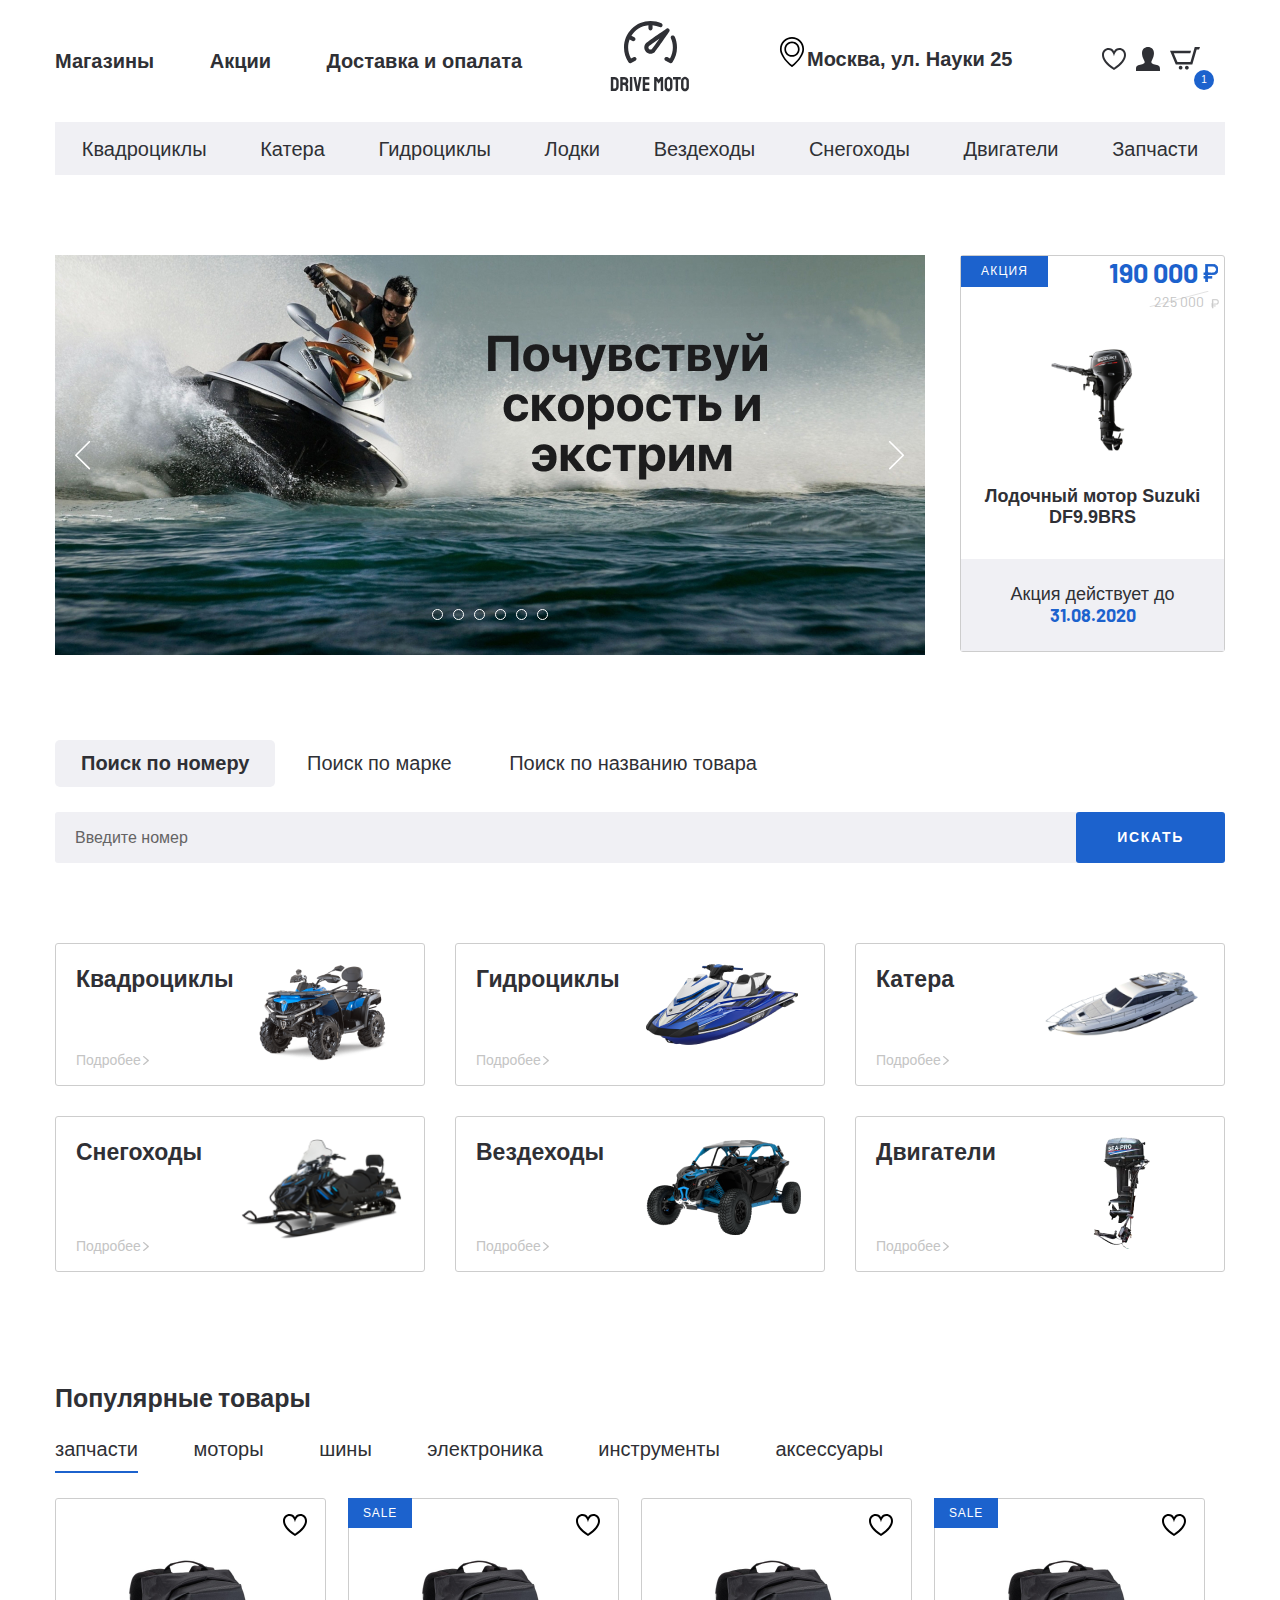
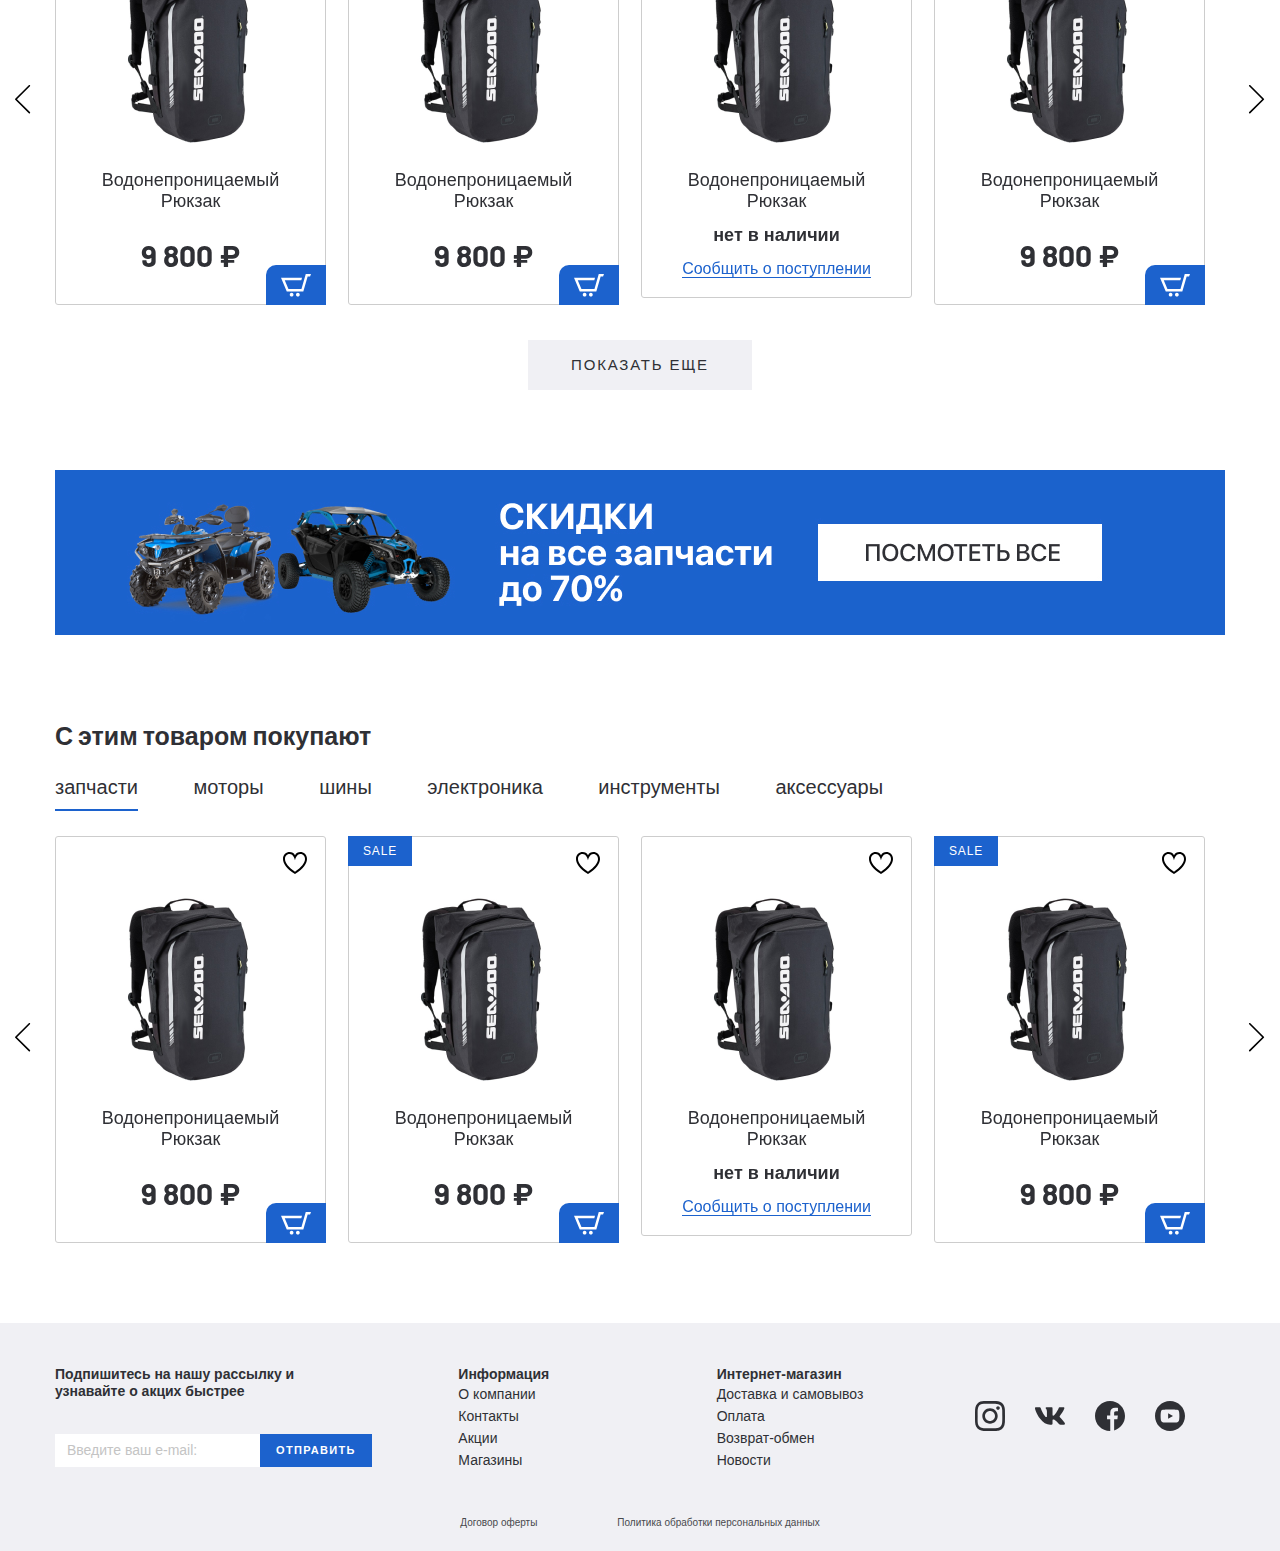
<file: index.html>
<!DOCTYPE html>
<html lang="ru">
<head>
  <meta charset="UTF-8">
  <meta name="viewport" content="width=device-width, initial-scale=1.0">
  <meta http-equiv="X-UA-Compatible" content="ie=edge">
  <title>Document</title>
  <link rel="preconnect" href="https://fonts.gstatic.com" crossorigin>
  <link href="https://fonts.googleapis.com/css2?family=Barlow:wght@400;700&family=Roboto+Condensed&display=swap" rel="stylesheet">
  <link rel="preconnect" href="https://fonts.googleapis.com">
  <link rel="stylesheet" href="css/jquery.formstyler.theme.css">
  <link rel="stylesheet" href="css/jquery.rateyo.min.css">
  <link rel="stylesheet" href="css/jquery.formstyler.css">
  <link rel="stylesheet" href="css/ion.rangeSlider.min.css">
  <link rel="stylesheet" href="css/normalize.css">
  <link rel="stylesheet" href="css/fonts.css">
  <link rel="stylesheet" href="css/slick.css">
  <link rel="stylesheet" href="css/style.css"></head>
<body>

  <header class="header">
    <div class="header__top">
      <div class="container">
        <div class="header__top-inner">
          <nav class="menu">
            <ul class="menu__list">
              <li class="menu__item">
                <a href="#" class="menu__link">
                  Магазины
                </a>
              </li>
              <li class="menu__item">
                <a href="#" class="menu__link">
                  Акции
                </a>
              </li>
              <li class="menu__item">
                <a href="#" class="menu__link">
                  Доставка и опалата
                </a>
              </li>
            </ul>
          </nav>
          <a class="logo" href="#">
            <img class="logo__img" src="images/logo.svg" alt="">
          </a>
          <div class="header__box">
            <p class="header__adress">
              Москва, ул. Науки 25
            </p>
            <ul class="user-list">
              <li class="user-list__item">
                <a class="use-list__link" href="#">
                  <img src="images/heart.svg" alt="">
                </a>
              </li>
              <li class="user-list__item">
                <a class="use-list__link" href="#">
                  <img src="images/user.svg" alt="">
                </a>
              </li>
              <li class="user-list__item">
                <a class="use-list__link basket" href="#">
                  <img src="images/basket.svg" alt="">
                  <p class="basket__num">1</p>
                </a>
              </li>
            </ul>
          </div>
        </div>
      </div>
    </div>
    <div class="header__bottom">
      <div class="container">
            <ul class="menu-catigories">
              <li class="menu-catigories__item">
                <a href="#" class="menu-catigories__link">Квадроциклы</a>
              </li>
              <li class="menu-catigories__item">
                <a href="#" class="menu-catigories__link">Катера</a>
              </li>
              <li class="menu-catigories__item">
                <a href="catalog.html" class="menu-catigories__link">Гидроциклы</a>
              </li>
              <li class="menu-catigories__item">
                <a href="#" class="menu-catigories__link">Лодки</a>
              </li>
              <li class="menu-catigories__item">
                <a href="#" class="menu-catigories__link">Вездеходы</a>
              </li>
              <li class="menu-catigories__item">
                <a href="#" class="menu-catigories__link">Снегоходы</a>
              </li>
              <li class="menu-catigories__item">
                <a href="#" class="menu-catigories__link">Двигатели</a>
              </li>
              <li class="menu-catigories__item">
                <a href="#" class="menu-catigories__link">Запчасти</a>
              </li>
            </ul>
      </div>
    </div>
  </header>
  

  <section class="banner-section page-section">
    <div class="container">
      <div class="banner-section__inner">
        <div class="banner-section__slider">
          <a class="banner-section__slider-item" href="#">
            <img class="banner-section__slider-img" src="images/banner-slider.jpg" alt="">
          </a>
          <a class="banner-section__slider-item" href="#">
            <img class="banner-section__slider-img" src="images/banner-slider.jpg" alt="">
          </a>
          <a class="banner-section__slider-item" href="#">
            <img class="banner-section__slider-img" src="images/banner-slider.jpg" alt="">
          </a>
          <a class="banner-section__slider-item" href="#">
            <img class="banner-section__slider-img" src="images/banner-slider.jpg" alt="">
          </a>
          <a class="banner-section__slider-item" href="#">
            <img class="banner-section__slider-img" src="images/banner-slider.jpg" alt="">
          </a>
          <a class="banner-section__slider-item" href="#">
            <img class="banner-section__slider-img" src="images/banner-slider.jpg" alt="">
          </a>
        </div>
        <a class="banner-section__item sale-item" href="#">
          <div class="sale-item__top">
            <p class="sale-item__info">
              акция
            </p>
            <div class="sale-item__price">
              <div class="price sale-item__price-new">190 000</div>
              <div class="price sale-item__price-old">225 000</div>
            </div>
          </div>
          <img class="sale-item__img" src="images/content/sale-1.png" alt="">
          <h5 class="sale-item__title">
            Лодочный мотор Suzuki DF9.9BRS
          </h5>
          <p class="sale-item__footer">
            Акция действует до
            <span>31.08.2020</span>
          </p>
        </a>
      </div>
    </div>
  </section>

  <div class="search page-section">
    <div class="container">
      <div class="search__inner">
        <div class="search__tabs">
          <a class="tab search__tabs-item tab--active" href="#tab-1">Поиск по  номеру</a>
          <a class="tab search__tabs-item" href="#tab-2">Поиск по марке</a>
          <a class="tab search__tabs-item" href="#tab-3">Поиск по названию товара</a>
        </div>
        <div class="search__content">
          <div id="tab-1" class="tabs-content search__content-item tabs-content--active">
            <form class="search__content-form">
              <input class="search__content-input" type="text" placeholder="Введите номер">
              <button class="search__content-btn" type="submit">искать</button>
            </form>
          </div>
          <div id="tab-2" class="tabs-content search__content-item">
            <form class="search__content-form">
              <input class="search__content-input" type="text" placeholder="Введите марку">
              <button class="search__content-btn" type="submit">искать</button>
            </form>
          </div>
          <div id="tab-3" class="tabs-content search__content-item">
            <form class="search__content-form">
              <input class="search__content-input" type="text" placeholder="Введите название товара ">
              <button class="search__content-btn" type="submit">искать</button>
            </form>
          </div>
        </div>
      </div>
    </div>
  </div>

  <section class="categories page-section">
    <div class="container">
      <div class="categories__inner">
        <a href="#" class="categories__item">
          <div class="categories__item-info">
            <h4 class="categories__item-title">Квадроциклы</h4>
            <p class="categories__item-text">Подробее</p>
          </div>
          <div class="categories__item-img">
            <img src="images/categories-1.png" alt="">          
          </div>
        </a>
        <a href="#" class="categories__item">
          <div class="categories__item-info">
            <h4 class="categories__item-title">Гидроциклы</h4>
            <p class="categories__item-text">Подробее</p>
          </div>
          <div class="categories__item-img">
            <img src="images/categories-2.png" alt="">          
          </div>        
        </a>
        <a href="#" class="categories__item">
          <div class="categories__item-info">
            <h4 class="categories__item-title">Катера</h4>
            <p class="categories__item-text">Подробее</p>
          </div>
          <div class="categories__item-img">
            <img src="images/categories-3.png" alt="">          
          </div>
        </a>
        <a href="#" class="categories__item">
          <div class="categories__item-info">
            <h4 class="categories__item-title">Снегоходы</h4>
            <p class="categories__item-text">Подробее</p>
          </div>
          <div class="categories__item-img">
            <img src="images/categories-4.png" alt="">          
          </div>        
        </a>
        <a href="#" class="categories__item">
          <div class="categories__item-info">
            <h4 class="categories__item-title">Вездеходы</h4>
            <p class="categories__item-text">Подробее</p>
          </div>
          <div class="categories__item-img">
            <img src="images/categories-5.png" alt="">          
          </div>        
        </a>
        <a href="#" class="categories__item">
          <div class="categories__item-info">
            <h4 class="categories__item-title">Двигатели</h4>
            <p class="categories__item-text">Подробее</p>
          </div>
          <div class="categories__item-img">
            <img src="images/categories-6.png" alt="">          
          </div>        
        </a>
      </div>
    </div>
  </section>
  
  <section class="products">
    <div class="container">
      <div class="products__inner">
        <h3 class="product__title">
          Популярные товары
        </h3>
        <div class="tabs-wrapper">
          <div class="tabs products__tabs">
            <a class="tab products__tab tab--active" href="#product-tab-1">запчасти</a>
            <a class="tab products__tab" href="#product-tab-1">моторы</a>
            <a class="tab products__tab" href="#product-tab-3">шины</a>
            <a class="tab products__tab" href="#product-tab-4">электроника</a>
            <a class="tab products__tab" href="#product-tab-5">инструменты</a>
            <a class="tab products__tab" href="#product-tab-6">аксессуары </a>
          </div>
          <div class="tabs-conteiner products__container">
            <div id="product-tab-1" class="tabs-content products__content tabs-content--active">
              <div class="product-slideer">
                <div class="product-slider__item">
                  <div class="product-item__wrapper">
                    <button class="product-item__favorite"></button>
                    <button class="product-item__basket">
                      <img src="images/basket-white.svg" alt="">
                    </button>
                    <a href="#" class="product-item__notify-link">
                      <span>Сообщить о поступлении</span>
                    </a>
                    <a class="product-item" href="#">
                      <p class="product-item__hover-text">
                        посмотреть товар
                      </p>
                      <img src="images/content/product-1.png" alt="" class="product-item__img">
                      <h4 class="product-item__title">
                        Водонепроницаемый Рюкзак
                      </h4>
                      <p class="price product-item__price">
                        9 800 ₽
                      </p>
                      <p class="product-item__notify-text">
                        нет в наличии
                      </p>
                    </a>
                  </div>
                </div>
                <div class="product-slider__item">
                  <div class="product-item__wrapper">
                    <button class="product-item__favorite"></button>
                    <button class="product-item__basket">
                      <img src="images/basket-white.svg" alt="">
                    </button>
                    <a href="#" class="product-item__notify-link">
                      <span>Сообщить о поступлении</span>
                    </a>
                    <a class="product-item product-item--sale" href="#">
                      <p class="product-item__hover-text">
                        посмотреть товар
                      </p>
                      <img src="images/content/product-1.png" alt="" class="product-item__img">
                      <h4 class="product-item__title">
                        Водонепроницаемый Рюкзак
                      </h4>
                      <p class="price product-item__price">
                        9 800 ₽
                      </p>
                      <p class="product-item__notify-text">
                        нет в наличии
                      </p>
                    </a>
                  </div>
                </div>
                <div class="product-slider__item">
                  <div class="product-item__wrapper product-item__not-available">
                    <button class="product-item__favorite"></button>
                    <button class="product-item__basket">
                      <img src="images/basket-white.svg" alt="">
                    </button>
                    <a href="#" class="product-item__notify-link">
                      <span>Сообщить о поступлении</span>
                    </a>
                    <a class="product-item" href="#">
                      <p class="product-item__hover-text">
                        посмотреть товар
                      </p>
                      <img src="images/content/product-1.png" alt="" class="product-item__img">
                      <h4 class="product-item__title">
                        Водонепроницаемый Рюкзак
                      </h4>
                      <p class="price product-item__price">
                        9 800 ₽
                      </p>
                      <p class="product-item__notify-text">
                        нет в наличии
                      </p>
                    </a>
                  </div>
                </div>
                <div class="product-slider__item">
                  <div class="product-item__wrapper">
                    <button class="product-item__favorite"></button>
                    <button class="product-item__basket">
                      <img src="images/basket-white.svg" alt="">
                    </button>
                    <a href="#" class="product-item__notify-link">
                      <span>Сообщить о поступлении</span>
                    </a>
                    <a class="product-item product-item--sale" href="#">
                      <p class="product-item__hover-text">
                        посмотреть товар
                      </p>
                      <img src="images/content/product-1.png" alt="" class="product-item__img">
                      <h4 class="product-item__title">
                        Водонепроницаемый Рюкзак
                      </h4>
                      <p class="price product-item__price">
                        9 800 ₽
                      </p>
                      <p class="product-item__notify-text">
                        нет в наличии
                      </p>
                    </a>
                  </div>
                </div>
                <div class="product-slider__item">
                  <div class="product-item__wrapper product-item__not-available">
                    <button class="product-item__favorite"></button>
                    <button class="product-item__basket">
                      <img src="images/basket-white.svg" alt="">
                    </button>
                    <a href="#" class="product-item__notify-link">
                      <span>Сообщить о поступлении</span>
                    </a>
                    <a class="product-item" href="#">
                      <p class="product-item__hover-text">
                        посмотреть товар
                      </p>
                      <img src="images/content/product-1.png" alt="" class="product-item__img">
                      <h4 class="product-item__title">
                        Водонепроницаемый Рюкзак
                      </h4>
                      <p class="price product-item__price">
                        9 800 ₽
                      </p>
                      <p class="product-item__notify-text">
                        нет в наличии
                      </p>
                    </a>
                  </div>
                </div>
              </div>
            </div>
            <div id="product-tab-2" class="tabs-content products__content">
              <div class="product-slideer">
                <div class="product-slider__item">
                  <div class="product-item__wrapper">
                    <button class="product-item__favorite"></button>
                    <button class="product-item__basket">
                      <img src="images/basket-white.svg" alt="">
                    </button>
                    <a href="#" class="product-item__notify-link">
                      <span>Сообщить о поступлении</span>
                    </a>
                    <a class="product-item" href="#">
                      <p class="product-item__hover-text">
                        посмотреть товар
                      </p>
                      <img src="images/content/product-1.png" alt="" class="product-item__img">
                      <h4 class="product-item__title">
                        Водонепроницаемый Рюкзак
                      </h4>
                      <p class="price product-item__price">
                        9 800 ₽
                      </p>
                      <p class="product-item__notify-text">
                        нет в наличии
                      </p>
                    </a>
                  </div>
                </div>
                <div class="product-slider__item">
                  <div class="product-item__wrapper">
                    <button class="product-item__favorite"></button>
                    <button class="product-item__basket">
                      <img src="images/basket-white.svg" alt="">
                    </button>
                    <a href="#" class="product-item__notify-link">
                      <span>Сообщить о поступлении</span>
                    </a>
                    <a class="product-item product-item--sale" href="#">
                      <p class="product-item__hover-text">
                        посмотреть товар
                      </p>
                      <img src="images/content/product-1.png" alt="" class="product-item__img">
                      <h4 class="product-item__title">
                        Водонепроницаемый Рюкзак
                      </h4>
                      <p class="price product-item__price">
                        9 800 ₽
                      </p>
                      <p class="product-item__notify-text">
                        нет в наличии
                      </p>
                    </a>
                  </div>
                </div>
                <div class="product-slider__item">
                  <div class="product-item__wrapper product-item__not-available">
                    <button class="product-item__favorite"></button>
                    <button class="product-item__basket">
                      <img src="images/basket-white.svg" alt="">
                    </button>
                    <a href="#" class="product-item__notify-link">
                      <span>Сообщить о поступлении</span>
                    </a>
                    <a class="product-item" href="#">
                      <p class="product-item__hover-text">
                        посмотреть товар
                      </p>
                      <img src="images/content/product-1.png" alt="" class="product-item__img">
                      <h4 class="product-item__title">
                        Водонепроницаемый Рюкзак
                      </h4>
                      <p class="price product-item__price">
                        9 800 ₽
                      </p>
                      <p class="product-item__notify-text">
                        нет в наличии
                      </p>
                    </a>
                  </div>
                </div>
                <div class="product-slider__item">
                  <div class="product-item__wrapper">
                    <button class="product-item__favorite"></button>
                    <button class="product-item__basket">
                      <img src="images/basket-white.svg" alt="">
                    </button>
                    <a href="#" class="product-item__notify-link">
                      <span>Сообщить о поступлении</span>
                    </a>
                    <a class="product-item product-item--sale" href="#">
                      <p class="product-item__hover-text">
                        посмотреть товар
                      </p>
                      <img src="images/content/product-1.png" alt="" class="product-item__img">
                      <h4 class="product-item__title">
                        Водонепроницаемый Рюкзак
                      </h4>
                      <p class="price product-item__price">
                        9 800 ₽
                      </p>
                      <p class="product-item__notify-text">
                        нет в наличии
                      </p>
                    </a>
                  </div>
                </div>
                <div class="product-slider__item">
                  <div class="product-item__wrapper product-item__not-available">
                    <button class="product-item__favorite"></button>
                    <button class="product-item__basket">
                      <img src="images/basket-white.svg" alt="">
                    </button>
                    <a href="#" class="product-item__notify-link">
                      <span>Сообщить о поступлении</span>
                    </a>
                    <a class="product-item" href="#">
                      <p class="product-item__hover-text">
                        посмотреть товар
                      </p>
                      <img src="images/content/product-1.png" alt="" class="product-item__img">
                      <h4 class="product-item__title">
                        Водонепроницаемый Рюкзак
                      </h4>
                      <p class="price product-item__price">
                        9 800 ₽
                      </p>
                      <p class="product-item__notify-text">
                        нет в наличии
                      </p>
                    </a>
                  </div>
                </div>
              </div>
            </div>
            <div id="product-tab-3" class="tabs-content products__content">
              slider-3
            </div>
            <div id="product-tab-4" class="tabs-content products__content">
              slider-4
            </div>
            <div id="product-tab-5" class="tabs-content products__content">
              slider-5
            </div>
            <div id="product-tab-6" class="tabs-content products__content">
              slider-6
            </div>
          </div>
        </div>
        <div class="product__more">
          <a href="" class="product__more-link">Показать еще</a>
        </div>
      </div>
    </div>
  </section>

  <div class="banner">
    <div class="container">
      <a href="#" class="banner__link">
        <img src="images/content/banner.jpg" alt="">
      </a>
    </div>
  </div>

  <section class="products">
    <div class="container">
      <div class="products__inner">
        <h3 class="product__title">
          С этим товаром покупают
        </h3>
        <div class="tabs-wrapper">
          <div class="tabs products__tabs">
            <a class="tab products__tab tab--active" href="#popular-tab-1">запчасти</a>
            <a class="tab products__tab" href="#popular-tab-1">моторы</a>
            <a class="tab products__tab" href="#popular-tab-3">шины</a>
            <a class="tab products__tab" href="#popular-tab-4">электроника</a>
            <a class="tab products__tab" href="#popular-tab-5">инструменты</a>
            <a class="tab products__tab" href="#popular-tab-6">аксессуары </a>
          </div>
          <div class="tabs-conteiner products__container">
            <div id="popular-tab-1" class="tabs-content products__content tabs-content--active">
              <div class="product-slideer">
                <div class="product-slider__item">
                  <div class="product-item__wrapper">
                    <button class="product-item__favorite"></button>
                    <button class="product-item__basket">
                      <img src="images/basket-white.svg" alt="">
                    </button>
                    <a href="#" class="product-item__notify-link">
                      <span>Сообщить о поступлении</span>
                    </a>
                    <a class="product-item" href="#">
                      <p class="product-item__hover-text">
                        посмотреть товар
                      </p>
                      <img src="images/content/product-1.png" alt="" class="product-item__img">
                      <h4 class="product-item__title">
                        Водонепроницаемый Рюкзак
                      </h4>
                      <p class="price product-item__price">
                        9 800 ₽
                      </p>
                      <p class="product-item__notify-text">
                        нет в наличии
                      </p>
                    </a>
                  </div>
                </div>
                <div class="product-slider__item">
                  <div class="product-item__wrapper">
                    <button class="product-item__favorite"></button>
                    <button class="product-item__basket">
                      <img src="images/basket-white.svg" alt="">
                    </button>
                    <a href="#" class="product-item__notify-link">
                      <span>Сообщить о поступлении</span>
                    </a>
                    <a class="product-item product-item--sale" href="#">
                      <p class="product-item__hover-text">
                        посмотреть товар
                      </p>
                      <img src="images/content/product-1.png" alt="" class="product-item__img">
                      <h4 class="product-item__title">
                        Водонепроницаемый Рюкзак
                      </h4>
                      <p class="price product-item__price">
                        9 800 ₽
                      </p>
                      <p class="product-item__notify-text">
                        нет в наличии
                      </p>
                    </a>
                  </div>
                </div>
                <div class="product-slider__item">
                  <div class="product-item__wrapper product-item__not-available">
                    <button class="product-item__favorite"></button>
                    <button class="product-item__basket">
                      <img src="images/basket-white.svg" alt="">
                    </button>
                    <a href="#" class="product-item__notify-link">
                      <span>Сообщить о поступлении</span>
                    </a>
                    <a class="product-item" href="#">
                      <p class="product-item__hover-text">
                        посмотреть товар
                      </p>
                      <img src="images/content/product-1.png" alt="" class="product-item__img">
                      <h4 class="product-item__title">
                        Водонепроницаемый Рюкзак
                      </h4>
                      <p class="price product-item__price">
                        9 800 ₽
                      </p>
                      <p class="product-item__notify-text">
                        нет в наличии
                      </p>
                    </a>
                  </div>
                </div>
                <div class="product-slider__item">
                  <div class="product-item__wrapper">
                    <button class="product-item__favorite"></button>
                    <button class="product-item__basket">
                      <img src="images/basket-white.svg" alt="">
                    </button>
                    <a href="#" class="product-item__notify-link">
                      <span>Сообщить о поступлении</span>
                    </a>
                    <a class="product-item product-item--sale" href="#">
                      <p class="product-item__hover-text">
                        посмотреть товар
                      </p>
                      <img src="images/content/product-1.png" alt="" class="product-item__img">
                      <h4 class="product-item__title">
                        Водонепроницаемый Рюкзак
                      </h4>
                      <p class="price product-item__price">
                        9 800 ₽
                      </p>
                      <p class="product-item__notify-text">
                        нет в наличии
                      </p>
                    </a>
                  </div>
                </div>
                <div class="product-slider__item">
                  <div class="product-item__wrapper product-item__not-available">
                    <button class="product-item__favorite"></button>
                    <button class="product-item__basket">
                      <img src="images/basket-white.svg" alt="">
                    </button>
                    <a href="#" class="product-item__notify-link">
                      <span>Сообщить о поступлении</span>
                    </a>
                    <a class="product-item" href="#">
                      <p class="product-item__hover-text">
                        посмотреть товар
                      </p>
                      <img src="images/content/product-1.png" alt="" class="product-item__img">
                      <h4 class="product-item__title">
                        Водонепроницаемый Рюкзак
                      </h4>
                      <p class="price product-item__price">
                        9 800 ₽
                      </p>
                      <p class="product-item__notify-text">
                        нет в наличии
                      </p>
                    </a>
                  </div>
                </div>
              </div>
            </div>
            <div id="popular-tab-2" class="tabs-content products__content">
              <div class="product-slideer">
                <div class="product-slider__item">
                  <div class="product-item__wrapper">
                    <button class="product-item__favorite"></button>
                    <button class="product-item__basket">
                      <img src="images/basket-white.svg" alt="">
                    </button>
                    <a href="#" class="product-item__notify-link">
                      <span>Сообщить о поступлении</span>
                    </a>
                    <a class="product-item" href="#">
                      <p class="product-item__hover-text">
                        посмотреть товар
                      </p>
                      <img src="images/content/product-1.png" alt="" class="product-item__img">
                      <h4 class="product-item__title">
                        Водонепроницаемый Рюкзак
                      </h4>
                      <p class="price product-item__price">
                        9 800 ₽
                      </p>
                      <p class="product-item__notify-text">
                        нет в наличии
                      </p>
                    </a>
                  </div>
                </div>
                <div class="product-slider__item">
                  <div class="product-item__wrapper">
                    <button class="product-item__favorite"></button>
                    <button class="product-item__basket">
                      <img src="images/basket-white.svg" alt="">
                    </button>
                    <a href="#" class="product-item__notify-link">
                      <span>Сообщить о поступлении</span>
                    </a>
                    <a class="product-item product-item--sale" href="#">
                      <p class="product-item__hover-text">
                        посмотреть товар
                      </p>
                      <img src="images/content/product-1.png" alt="" class="product-item__img">
                      <h4 class="product-item__title">
                        Водонепроницаемый Рюкзак
                      </h4>
                      <p class="price product-item__price">
                        9 800 ₽
                      </p>
                      <p class="product-item__notify-text">
                        нет в наличии
                      </p>
                    </a>
                  </div>
                </div>
                <div class="product-slider__item">
                  <div class="product-item__wrapper product-item__not-available">
                    <button class="product-item__favorite"></button>
                    <button class="product-item__basket">
                      <img src="images/basket-white.svg" alt="">
                    </button>
                    <a href="#" class="product-item__notify-link">
                      <span>Сообщить о поступлении</span>
                    </a>
                    <a class="product-item" href="#">
                      <p class="product-item__hover-text">
                        посмотреть товар
                      </p>
                      <img src="images/content/product-1.png" alt="" class="product-item__img">
                      <h4 class="product-item__title">
                        Водонепроницаемый Рюкзак
                      </h4>
                      <p class="price product-item__price">
                        9 800 ₽
                      </p>
                      <p class="product-item__notify-text">
                        нет в наличии
                      </p>
                    </a>
                  </div>
                </div>
                <div class="product-slider__item">
                  <div class="product-item__wrapper">
                    <button class="product-item__favorite"></button>
                    <button class="product-item__basket">
                      <img src="images/basket-white.svg" alt="">
                    </button>
                    <a href="#" class="product-item__notify-link">
                      <span>Сообщить о поступлении</span>
                    </a>
                    <a class="product-item product-item--sale" href="#">
                      <p class="product-item__hover-text">
                        посмотреть товар
                      </p>
                      <img src="images/content/product-1.png" alt="" class="product-item__img">
                      <h4 class="product-item__title">
                        Водонепроницаемый Рюкзак
                      </h4>
                      <p class="price product-item__price">
                        9 800 ₽
                      </p>
                      <p class="product-item__notify-text">
                        нет в наличии
                      </p>
                    </a>
                  </div>
                </div>
                <div class="product-slider__item">
                  <div class="product-item__wrapper product-item__not-available">
                    <button class="product-item__favorite"></button>
                    <button class="product-item__basket">
                      <img src="images/basket-white.svg" alt="">
                    </button>
                    <a href="#" class="product-item__notify-link">
                      <span>Сообщить о поступлении</span>
                    </a>
                    <a class="product-item" href="#">
                      <p class="product-item__hover-text">
                        посмотреть товар
                      </p>
                      <img src="images/content/product-1.png" alt="" class="product-item__img">
                      <h4 class="product-item__title">
                        Водонепроницаемый Рюкзак
                      </h4>
                      <p class="price product-item__price">
                        9 800 ₽
                      </p>
                      <p class="product-item__notify-text">
                        нет в наличии
                      </p>
                    </a>
                  </div>
                </div>
              </div>
            </div>
            <div id="popular-tab-3" class="tabs-content products__content">
              slider-3
            </div>
            <div id="popular-tab-4" class="tabs-content products__content">
              slider-4
            </div>
            <div id="popular-tab-5" class="tabs-content products__content">
              slider-5
            </div>
            <div id="popular-tab-6" class="tabs-content products__content">
              slider-6
            </div>
          </div>
        </div>
      </div>
    </div>
  </section>

  <footer class="footer">
    <div class="container">
      <div class="footer__top">
        <div class="footer__top-inner">
          <div class="footer__top-item footer__top-newslatter">
            <h6 class="footer__top-title">
              Подпишитесь на нашу рассылку и узнавайте о акцих быстрее
            </h6>
            <form  class="footer-form">
              <input class="footer-form__input" type="text" placeholder="Введите ваш e-mail:">
              <button class="footer-form__btn" type="submit">Отправить</button>
            </form>
          </div>
          <div class="footer__top-item">
            <h6 class="footer__top-title">
              Информация
            </h6>
            <ul class="footer-list">
              <li class="footer-list__item"><a href="#">О компании</a></li>
              <li class="footer-list__item"><a href="#">Контакты</a></li>
              <li class="footer-list__item"><a href="#">Акции</a></li>
              <li class="footer-list__item"><a href="#">Магазины</a></li>
            </ul>
          </div>
          <div class="footer__top-item">
            <h6 class="footer__top-title">
              Интернет-магазин
            </h6>
            <ul class="footer-list">
              <li class="footer-list__item"><a href="#">Доставка и самовывоз</a></li>
              <li class="footer-list__item"><a href="#">Оплата</a></li>
              <li class="footer-list__item"><a href="#">Возврат-обмен</a></li>
              <li class="footer-list__item"><a href="#">Новости</a></li>
            </ul>
          </div>
          <div class="footer__top-item footer__top-social">
            <ul class="social-list">
              <li class="social-list__item"><a href="#">
                <img src="images/instagram.svg" alt="">
              </a></li>
              <li class="social-list__item"><a href="#">
                <img src="images/vkontakte.svg" alt="">
              </a></li>
              <li class="social-list__item"><a href="#">
                <img src="images/facebook.svg" alt="">
              </a></li>
              <li class="social-list__item"><a href="#">
                <img src="images/youtube.svg" alt="">
              </a></li>
            </ul>
          </div>
        </div>
      </div>
      <div class="footer__bottom">
        <a class="footer__bottom-link" href="#">Договор оферты</a>
        <a class="footer__bottom-link" href="#">Политика обработки персональных данных</a>
      </div>
    </div>
  </footer>

  <script src="https://ajax.googleapis.com/ajax/libs/jquery/3.4.1/jquery.min.js"></script>
  <script src="js/slick.min.js"></script>
  <script src="js/ion.rangeSlider.min.js"></script>
  <script src="js/jquery.formstyler.min.js"></script>
  <script src="js/jquery.rateyo.min.js"></script>
  <script src="js/main.js"></script>
</body>
</html>


<!-- <div class="tabs-wrapper">
  <div class="tabs">
    <a class="tab tab--active" href="#"></a>
  </div>
  <div class="tabs-conteiner">
    <div class="tabs-content">

    </div>
  </div>
</div> -->
</file>
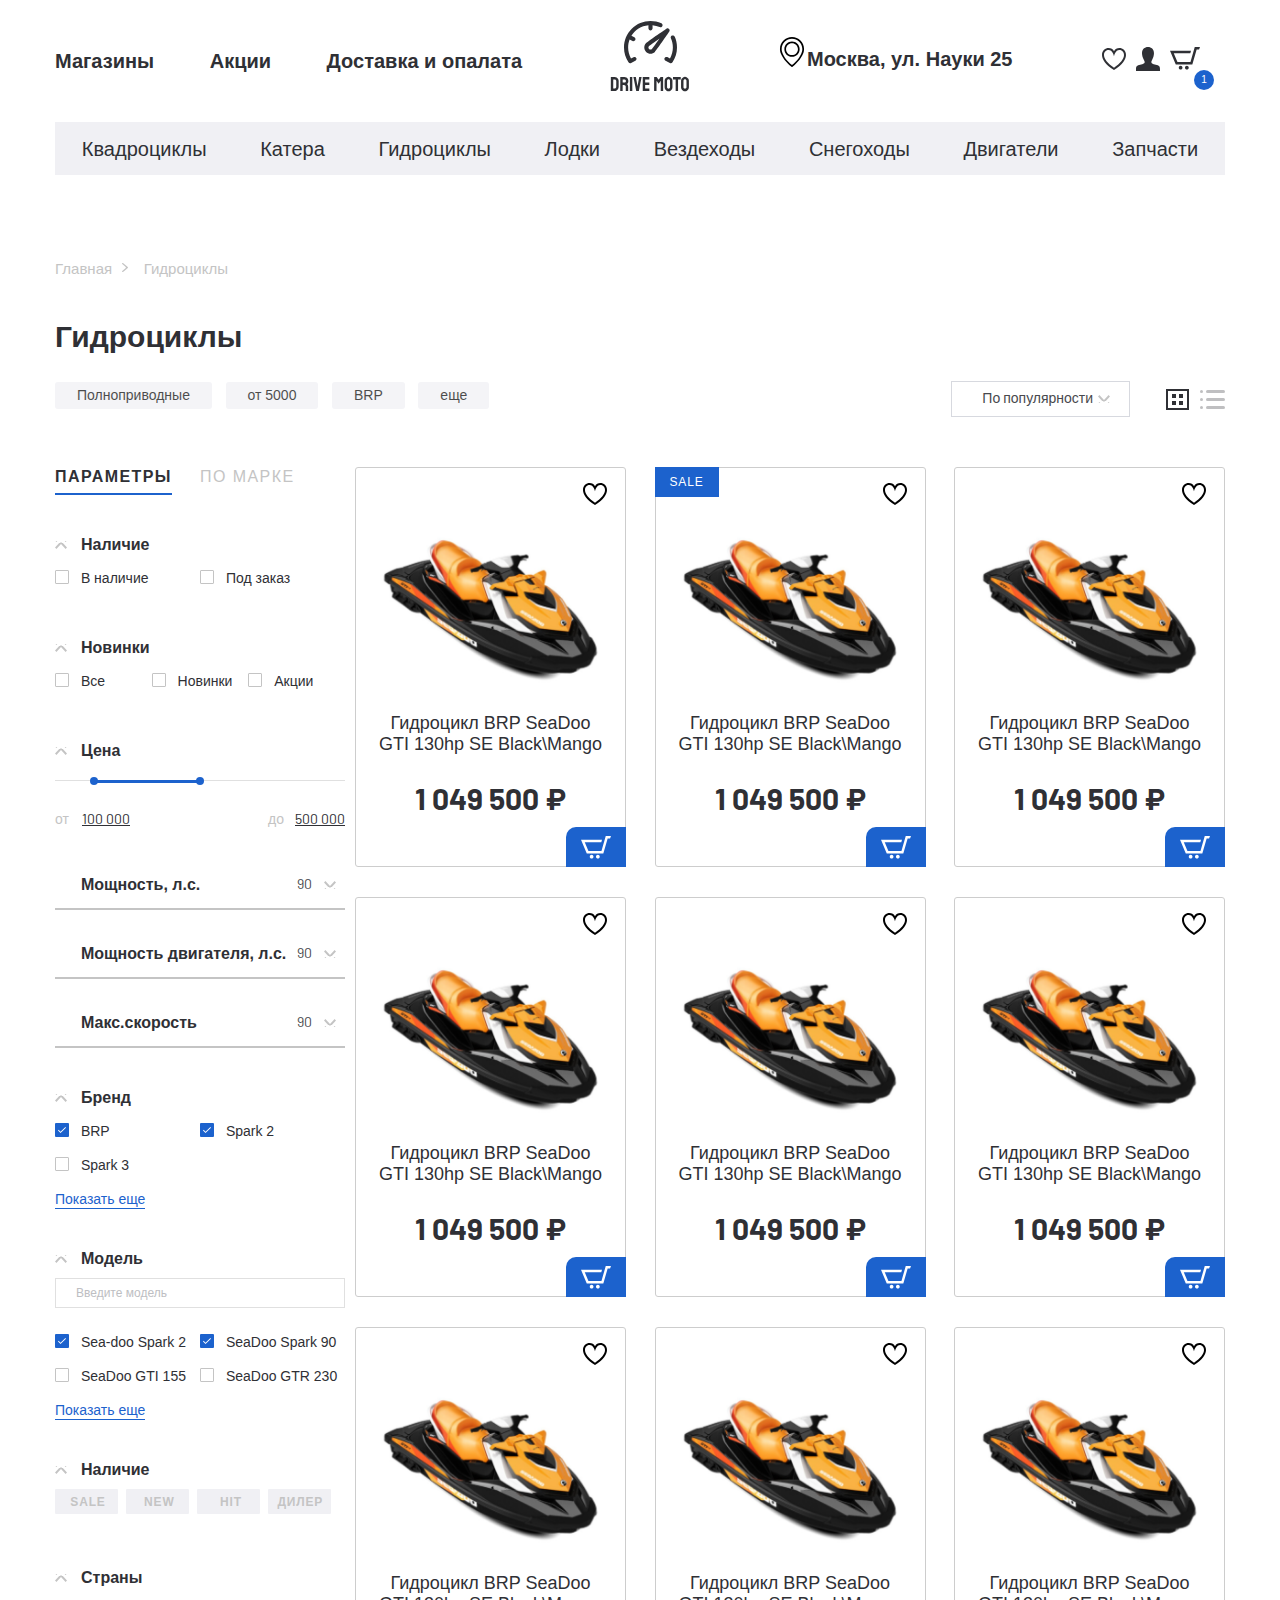
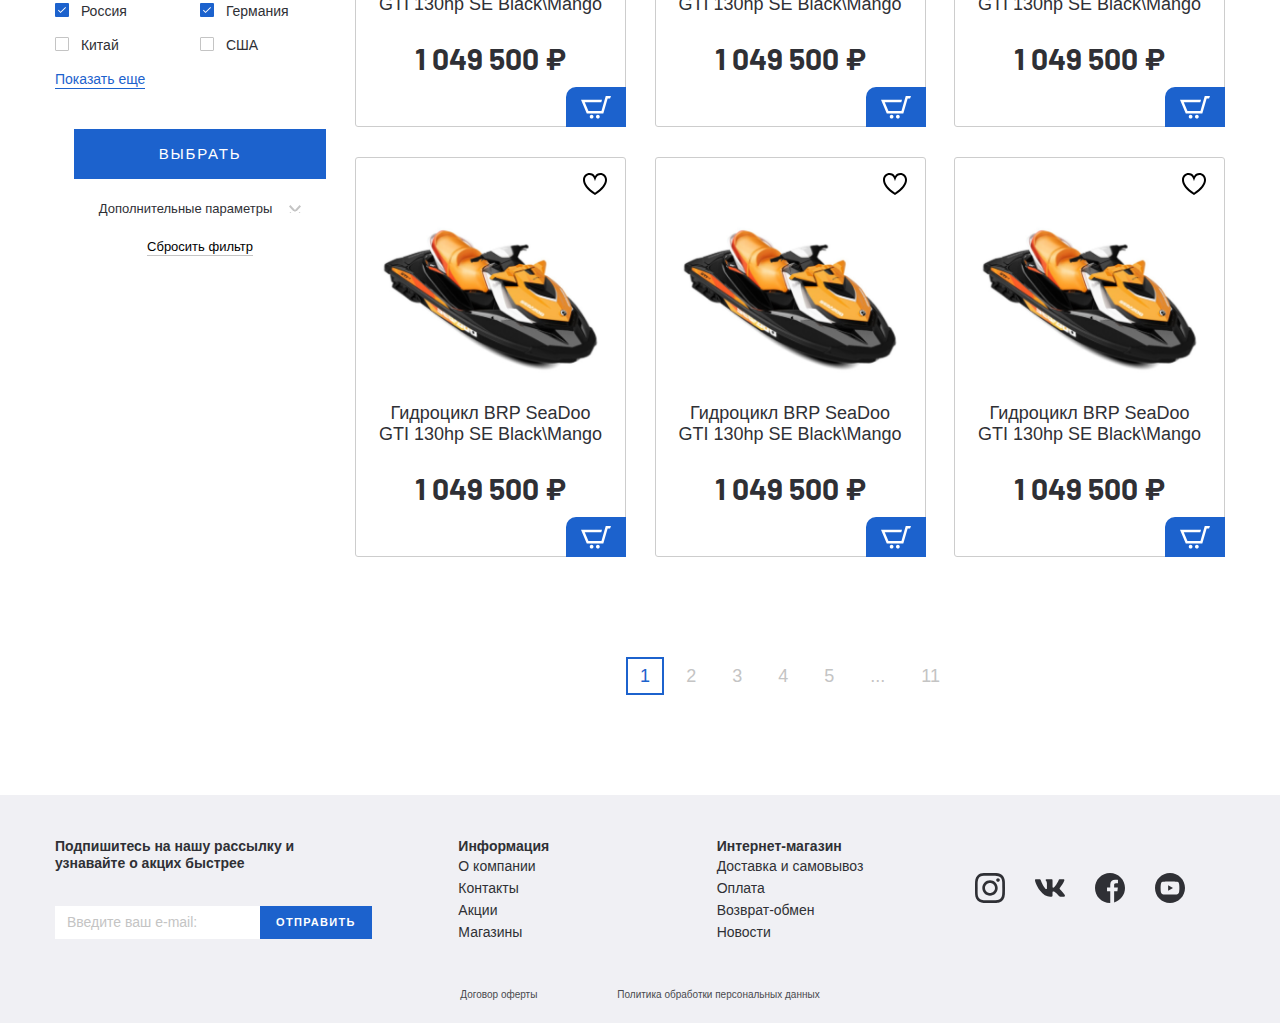
<file: catalog.html>
<!DOCTYPE html>
<html lang="ru">
<head>
  <meta charset="UTF-8">
  <meta name="viewport" content="width=device-width, initial-scale=1.0">
  <meta http-equiv="X-UA-Compatible" content="ie=edge">
  <title>Document</title>
  <link rel="preconnect" href="https://fonts.gstatic.com" crossorigin>
  <link href="https://fonts.googleapis.com/css2?family=Barlow:wght@400;700&family=Roboto+Condensed&display=swap" rel="stylesheet">
  <link rel="preconnect" href="https://fonts.googleapis.com">
  <link rel="stylesheet" href="css/jquery.formstyler.theme.css">
  <link rel="stylesheet" href="css/jquery.rateyo.min.css">
  <link rel="stylesheet" href="css/jquery.formstyler.css">
  <link rel="stylesheet" href="css/ion.rangeSlider.min.css">
  <link rel="stylesheet" href="css/normalize.css">
  <link rel="stylesheet" href="css/fonts.css">
  <link rel="stylesheet" href="css/slick.css">
  <link rel="stylesheet" href="css/style.css">
</head>
<body>

  <header class="header">
    <div class="header__top">
      <div class="container">
        <div class="header__top-inner">
          <nav class="menu">
            <ul class="menu__list">
              <li class="menu__item">
                <a href="#" class="menu__link">
                  Магазины
                </a>
              </li>
              <li class="menu__item">
                <a href="#" class="menu__link">
                  Акции
                </a>
              </li>
              <li class="menu__item">
                <a href="#" class="menu__link">
                  Доставка и опалата
                </a>
              </li>
            </ul>
          </nav>
          <a class="logo" href="index.html">
            <img class="logo__img" src="images/logo.svg" alt="">
          </a>
          <div class="header__box">
            <p class="header__adress">
              Москва, ул. Науки 25
            </p>
            <ul class="user-list">
              <li class="user-list__item">
                <a class="use-list__link" href="#">
                  <img src="images/heart.svg" alt="">
                </a>
              </li>
              <li class="user-list__item">
                <a class="use-list__link" href="#">
                  <img src="images/user.svg" alt="">
                </a>
              </li>
              <li class="user-list__item">
                <a class="use-list__link basket" href="#">
                  <img src="images/basket.svg" alt="">
                  <p class="basket__num">1</p>
                </a>
              </li>
            </ul>
          </div>
        </div>
      </div>
    </div>
    <div class="header__bottom">
      <div class="container">
            <ul class="menu-catigories">
              <li class="menu-catigories__item">
                <a href="#" class="menu-catigories__link">Квадроциклы</a>
              </li>
              <li class="menu-catigories__item">
                <a href="#" class="menu-catigories__link">Катера</a>
              </li>
              <li class="menu-catigories__item">
                <a href="#" class="menu-catigories__link">Гидроциклы</a>
              </li>
              <li class="menu-catigories__item">
                <a href="#" class="menu-catigories__link">Лодки</a>
              </li>
              <li class="menu-catigories__item">
                <a href="#" class="menu-catigories__link">Вездеходы</a>
              </li>
              <li class="menu-catigories__item">
                <a href="#" class="menu-catigories__link">Снегоходы</a>
              </li>
              <li class="menu-catigories__item">
                <a href="#" class="menu-catigories__link">Двигатели</a>
              </li>
              <li class="menu-catigories__item">
                <a href="#" class="menu-catigories__link">Запчасти</a>
              </li>
            </ul>
      </div>
    </div>
  </header>

  <div class="breadcrumbs">
    <div class="container">
      <ul class="breadcrumbs__list">
        <li class="breadcrumbs__list-item">
          <a href="#">Главная</a>
        </li>
        <li class="breadcrumbs__list-item">
          <a href="#">Гидроциклы</a>
        </li>
      </ul>
    </div>
  </div>



  <section class="catalog">
    <div class="container">
      <h2 class="catalog__title">
        Гидроциклы
      </h2>
      <div class="catalog__filter">
        <div class="catalog__filter-items">
          <button>Полноприводные</button>
          <button>от 5000</button>
          <button>BRP</button>
          <button>еще</button>
        </div>
        <div class="catalog__filter-btn">
          <select class="filter-style select-item">
            <option>По популярности</option>
            <option>2</option>
            <option>3</option>
          </select>
          <button class="catalog__filter-btngrid catalog__filter-button catalog__filter-button--active">
            <svg width="23.000000" height="21.000000" viewBox="0 0 23 21" fill="none" xmlns="http://www.w3.org/2000/svg" xmlns:xlink="http://www.w3.org/1999/xlink">
              <rect id="Rectangle 38" x="1.000000" y="1.000000" width="21.000000" height="19.000000" stroke="#2F3035" stroke-opacity="1.000000" stroke-width="2.000000"/>
              <rect id="Rectangle 39" x="7.000000" y="6.000000" width="2.000000" height="2.000000" fill="#2F3035" fill-opacity="1.000000"/>
              <rect id="Rectangle 39" x="7.000000" y="6.000000" width="2.000000" height="2.000000" stroke="#2F3035" stroke-opacity="1.000000" stroke-width="2.000000"/>
              <rect id="Rectangle 39.1" x="7.000000" y="13.000000" width="2.000000" height="2.000000" fill="#2F3035" fill-opacity="1.000000"/>
              <rect id="Rectangle 39.1" x="7.000000" y="13.000000" width="2.000000" height="2.000000" stroke="#2F3035" stroke-opacity="1.000000" stroke-width="2.000000"/>
              <rect id="Rectangle 39.2" x="14.000000" y="6.000000" width="2.000000" height="2.000000" fill="#2F3035" fill-opacity="1.000000"/>
              <rect id="Rectangle 39.2" x="14.000000" y="6.000000" width="2.000000" height="2.000000" stroke="#2F3035" stroke-opacity="1.000000" stroke-width="2.000000"/>
              <rect id="Rectangle 39.3" x="14.000000" y="13.000000" width="2.000000" height="2.000000" fill="#2F3035" fill-opacity="1.000000"/>
              <rect id="Rectangle 39.3" x="14.000000" y="13.000000" width="2.000000" height="2.000000" stroke="#2F3035" stroke-opacity="1.000000" stroke-width="2.000000"/>
            </svg>
          </button>
          <button class="catalog__filter-btnline catalog__filter-button">
            <svg width="25.000000" height="19.000000" viewBox="0 0 25 19" fill="none" xmlns="http://www.w3.org/2000/svg" xmlns:xlink="http://www.w3.org/1999/xlink">
              <g opacity="1">
                <rect x="6.000000" rx="1.500000" width="19.000000" height="3.000000" fill="#2F3035" fill-opacity="1.000000"/>
                <rect x="6.000000" y="8.000000" rx="1.500000" width="19.000000" height="3.000000" fill="#2F3035" fill-opacity="1.000000"/>
                <rect x="6.000000" y="16.000000" rx="1.500000" width="19.000000" height="3.000000" fill="#2F3035" fill-opacity="1.000000"/>
                <rect rx="1.500000" width="3.000000" height="3.000000" fill="#2F3035" fill-opacity="1.000000"/>
                <rect y="8.000000" rx="1.500000" width="3.000000" height="3.000000" fill="#2F3035" fill-opacity="1.000000"/>
                <rect y="16.000000" rx="1.500000" width="3.000000" height="3.000000" fill="#2F3035" fill-opacity="1.000000"/>
              </g>
            </svg>
          </button>
        </div>
      </div>
      <div class="catalog__inner">
        <aside class="catalog__inner-aside aside-filter">
          <div class="tabs-wrapper">
            <div class="tabs aside-filter__tabs">
              <a class="tab aside-filter__tab tab--active" href="#"><span>Параметры</span></a>
              <a class="tab aside-filter__tab" href="#"><span>по марке</span></a>
            </div>
            <div class="tabs-conteiner">
              <div class="tabs-content aside-filter__tabs-content tabs-content--active">

                <form class="aside-filter__form">
                  <ul class="aside-filter__list">
                    <li class="aside-filter__item-drop">
                      <p class="aside-filter__item-title filter__item-drop filter__item-drop--active">Наличие</p>
                      <div class="aside-filter__content">
                        <div class="aside-filter__content-box">
                          <label class="aside-filter__content-lable">
                            <input type="checkbox" class="filter-style">
                            В наличие
                          </label>
                        </div>
                        <div class="aside-filter__content-box">
                          <label class="aside-filter__content-lable">
                            <input type="checkbox" class="filter-style">
                            Под заказ
                          </label>
                        </div>
                      </div>
                    </li>
                    <li class="aside-filter__item-drop">
                      <p class="aside-filter__item-title filter__item-drop filter__item-drop--active">Новинки</p>
                      <div class="aside-filter__content aside-filter__content-radio">
                        <div class="aside-filter__content-box">
                          <label class="aside-filter__content-lable">
                            <input type="radio" name="radio" class="filter-style">
                            Все
                          </label>
                        </div>
                        <div class="aside-filter__content-box">
                          <label class="aside-filter__content-lable">
                            <input type="radio" name="radio" class="filter-style">
                            Новинки
                          </label>
                        </div>
                        <div class="aside-filter__content-box">
                          <label class="aside-filter__content-lable">
                            <input type="radio" name="radio" class="filter-style">
                            Акции
                          </label>
                        </div>
                      </div>
                    </li>
                    <li class="aside-filter__item-drop">
                      <p class="aside-filter__item-title filter__item-drop filter__item-drop--active">Цена</p>
                      <div class="aside-filter__content">
                        <input type="text" class="js-range-slider" name="my_range" value="" data-min="100000" data-max="500000" data-from="150000" data-to="300000">
                      </div>
                    </li>
                    <li class="aside-filter__item-list">
                      <div class="filter__item-list">
                        <p class="filter__item-listtitle">Мощность, л.с.</p>
                        <select class="filter-style filter__item-listselect">
                          <option>90</option>
                          <option>130</option>
                          <option>154</option>
                          <option>230</option>
                        </select>
                      </div>
                      <div class="filter__item-list">
                        <p class="filter__item-listtitle">Мощность двигателя, л.с.</p>
                        <select class="filter-style filter__item-listselect">
                          <option>90</option>
                          <option>130</option>
                          <option>154</option>
                          <option>230</option>
                        </select>
                      </div>
                      <div class="filter__item-list">
                        <p class="filter__item-listtitle">Макс.скорость</p>
                        <select class="filter-style filter__item-listselect">
                          <option>90</option>
                          <option>130</option>
                          <option>154</option>
                          <option>230</option>
                        </select>
                      </div>
                    </li>

                    <li class="aside-filter__item-drop">
                      <p class="aside-filter__item-title filter__item-drop filter__item-drop--active">Бренд</p>
                      <div class="aside-filter__content">
                        <div class="aside-filter__content-box">
                          <label class="aside-filter__content-lable">
                            <input type="checkbox" checked class="filter-style">
                            BRP
                          </label>
                        </div>
                        <div class="aside-filter__content-box">
                          <label class="aside-filter__content-lable">
                            <input type="checkbox" checked class="filter-style">
                            Spark 2
                          </label>
                        </div>
                        <div class="aside-filter__content-box">
                          <label class="aside-filter__content-lable">
                            <input type="checkbox" class="filter-style">
                            Spark 3
                          </label>
                        </div>
                        <div class="filter-more">
                          <button class="filter-more__btn" href="#">Показать еще</button>
                        </div>
                      </div>
                    </li>

                    <li class="aside-filter__item-drop">
                      <p class="aside-filter__item-title filter__item-drop filter__item-drop--active">Модель</p>
                      <div class="aside-filter__content">
                        <input class="filter-search" type="text" placeholder="Введите модель">
                        <div class="aside-filter__content-box">
                          <label class="aside-filter__content-lable">
                            <input type="checkbox" checked class="filter-style">
                            Sea-doo Spark 2
                          </label>
                        </div>
                        <div class="aside-filter__content-box">
                          <label class="aside-filter__content-lable">
                            <input type="checkbox" checked class="filter-style">
                            SeaDoo Spark 90 
                          </label>
                        </div>
                        <div class="aside-filter__content-box">
                          <label class="aside-filter__content-lable">
                            <input type="checkbox" class="filter-style">
                            SeaDoo GTI 155 
                          </label>
                        </div>
                        <div class="aside-filter__content-box">
                          <label class="aside-filter__content-lable">
                            <input type="checkbox" class="filter-style">
                            SeaDoo GTR 230
                          </label>
                        </div>
                        <div class="filter-more">
                          <button class="filter-more__btn" href="#">Показать еще</button>
                        </div>
                      </div>
                    </li>

                    <li class="aside-filter__item-drop btn-checked">
                      <p class="aside-filter__item-title filter__item-drop filter__item-drop--active">Наличие</p>
                      <div class="aside-filter__content">
                        <div class="aside-filter__content-box">
                          <label class="aside-filter__content-lable">
                            <input type="checkbox" class="filter-style">
                            <span class="btn-cheched__text">SALE</span>
                          </label>
                        </div>
                        <div class="aside-filter__content-box">
                          <label class="aside-filter__content-lable">
                            <input type="checkbox" class="filter-style">
                            <span class="btn-cheched__text">NEW</span>
                          </label>
                        </div>
                        <div class="aside-filter__content-box">
                          <label class="aside-filter__content-lable">
                            <input type="checkbox" class="filter-style">
                            <span class="btn-cheched__text">HIT</span>
                          </label>
                        </div>
                        <div class="aside-filter__content-box">
                          <label class="aside-filter__content-lable">
                            <input type="checkbox" class="filter-style">
                            <span class="btn-cheched__text">ДИЛЕР</span>
                          </label>
                        </div>
                      </div>
                    </li>

                    <li class="aside-filter__item-drop">
                      <p class="aside-filter__item-title filter__item-drop filter__item-drop--active">Страны</p>
                      <div class="aside-filter__content">
                        <div class="aside-filter__content-box">
                          <label class="aside-filter__content-lable">
                            <input type="checkbox" checked class="filter-style">
                            Россия
                          </label>
                        </div>
                        <div class="aside-filter__content-box">
                          <label class="aside-filter__content-lable">
                            <input type="checkbox" checked class="filter-style">
                            Германия
                          </label>
                        </div>
                        <div class="aside-filter__content-box">
                          <label class="aside-filter__content-lable">
                            <input type="checkbox" class="filter-style">
                            Китай
                          </label>
                        </div>
                        <div class="aside-filter__content-box">
                          <label class="aside-filter__content-lable">
                            <input type="checkbox" class="filter-style">
                            США
                          </label>
                        </div>
                        <div class="filter-more">
                          <button class="filter-more__btn" href="#">Показать еще</button>
                        </div>
                      </div>
                    </li>

                    <li class="aside-filter__item-drop aside-filter__item-btn">
                      <button class="filter-btn__send filter-btn__send--active" type="submit">ВЫБРАТЬ</button>
                      <p class="filter__extra" type="submit">Дополнительные параметры</p>
                      <div class="filter__extra-content">more</div>
                      <button class="filter-btn__reset" type="submit">Сбросить фильтр</button>
                    </li>

                  </ul>
                </form>

              </div>
              <div class="tabs-content aside-filter__tabs-content">
                content-2
              </div>
            </div>
          </div>
        </aside>
        <div class="catalog__inner-list">
          <div class="product-item__wrapper">
            <button class="product-item__favorite"></button>
            <button class="product-item__basket">
              <img src="images/basket-white.svg" alt="">
            </button>
            <a href="#" class="product-item__notify-link">
              <span>Сообщить о поступлении</span>
            </a>
            <a class="product-item" href="#">
              <p class="product-item__hover-text">
                посмотреть товар
              </p>
              <img src="images/content/gidrotsikl-1.png" alt="" class="product-item__img">
              <h4 class="product-item__title">
                Гидроцикл BRP SeaDoo GTI 130hp SE Black\Mango
              </h4>
              <p class="price product-item__price">
                1 049 500 ₽
              </p>
              <p class="product-item__notify-text">
                нет в наличии
              </p>
            </a>
          </div>
          <div class="product-item__wrapper">
            <button class="product-item__favorite"></button>
            <button class="product-item__basket">
              <img src="images/basket-white.svg" alt="">
            </button>
            <a href="#" class="product-item__notify-link">
              <span>Сообщить о поступлении</span>
            </a>
            <a class="product-item product-item--sale" href="#">
              <p class="product-item__hover-text">
                посмотреть товар
              </p>
              <img src="images/content/gidrotsikl-1.png" alt="" class="product-item__img">
              <h4 class="product-item__title">
                Гидроцикл BRP SeaDoo GTI 130hp SE Black\Mango
              </h4>
              <p class="price product-item__price">
                1 049 500 ₽
              </p>
              <p class="product-item__notify-text">
                нет в наличии
              </p>
            </a>
          </div>
          <div class="product-item__wrapper">
            <button class="product-item__favorite"></button>
            <button class="product-item__basket">
              <img src="images/basket-white.svg" alt="">
            </button>
            <a href="#" class="product-item__notify-link">
              <span>Сообщить о поступлении</span>
            </a>
            <a class="product-item" href="#">
              <p class="product-item__hover-text">
                посмотреть товар
              </p>
              <img src="images/content/gidrotsikl-1.png" alt="" class="product-item__img">
              <h4 class="product-item__title">
                Гидроцикл BRP SeaDoo GTI 130hp SE Black\Mango
              </h4>
              <p class="price product-item__price">
                1 049 500 ₽
              </p>
              <p class="product-item__notify-text">
                нет в наличии
              </p>
            </a>
          </div>
          <div class="product-item__wrapper">
            <button class="product-item__favorite"></button>
            <button class="product-item__basket">
              <img src="images/basket-white.svg" alt="">
            </button>
            <a href="#" class="product-item__notify-link">
              <span>Сообщить о поступлении</span>
            </a>
            <a class="product-item" href="#">
              <p class="product-item__hover-text">
                посмотреть товар
              </p>
              <img src="images/content/gidrotsikl-1.png" alt="" class="product-item__img">
              <h4 class="product-item__title">
                Гидроцикл BRP SeaDoo GTI 130hp SE Black\Mango
              </h4>
              <p class="price product-item__price">
                1 049 500 ₽
              </p>
              <p class="product-item__notify-text">
                нет в наличии
              </p>
            </a>
          </div>
          <div class="product-item__wrapper">
            <button class="product-item__favorite"></button>
            <button class="product-item__basket">
              <img src="images/basket-white.svg" alt="">
            </button>
            <a href="#" class="product-item__notify-link">
              <span>Сообщить о поступлении</span>
            </a>
            <a class="product-item" href="#">
              <p class="product-item__hover-text">
                посмотреть товар
              </p>
              <img src="images/content/gidrotsikl-1.png" alt="" class="product-item__img">
              <h4 class="product-item__title">
                Гидроцикл BRP SeaDoo GTI 130hp SE Black\Mango
              </h4>
              <p class="price product-item__price">
                1 049 500 ₽
              </p>
              <p class="product-item__notify-text">
                нет в наличии
              </p>
            </a>
          </div>
          <div class="product-item__wrapper">
            <button class="product-item__favorite"></button>
            <button class="product-item__basket">
              <img src="images/basket-white.svg" alt="">
            </button>
            <a href="#" class="product-item__notify-link">
              <span>Сообщить о поступлении</span>
            </a>
            <a class="product-item" href="#">
              <p class="product-item__hover-text">
                посмотреть товар
              </p>
              <img src="images/content/gidrotsikl-1.png" alt="" class="product-item__img">
              <h4 class="product-item__title">
                Гидроцикл BRP SeaDoo GTI 130hp SE Black\Mango
              </h4>
              <p class="price product-item__price">
                1 049 500 ₽
              </p>
              <p class="product-item__notify-text">
                нет в наличии
              </p>
            </a>
          </div>
          <div class="product-item__wrapper">
            <button class="product-item__favorite"></button>
            <button class="product-item__basket">
              <img src="images/basket-white.svg" alt="">
            </button>
            <a href="#" class="product-item__notify-link">
              <span>Сообщить о поступлении</span>
            </a>
            <a class="product-item" href="#">
              <p class="product-item__hover-text">
                посмотреть товар
              </p>
              <img src="images/content/gidrotsikl-1.png" alt="" class="product-item__img">
              <h4 class="product-item__title">
                Гидроцикл BRP SeaDoo GTI 130hp SE Black\Mango
              </h4>
              <p class="price product-item__price">
                1 049 500 ₽
              </p>
              <p class="product-item__notify-text">
                нет в наличии
              </p>
            </a>
          </div>
          <div class="product-item__wrapper">
            <button class="product-item__favorite"></button>
            <button class="product-item__basket">
              <img src="images/basket-white.svg" alt="">
            </button>
            <a href="#" class="product-item__notify-link">
              <span>Сообщить о поступлении</span>
            </a>
            <a class="product-item" href="#">
              <p class="product-item__hover-text">
                посмотреть товар
              </p>
              <img src="images/content/gidrotsikl-1.png" alt="" class="product-item__img">
              <h4 class="product-item__title">
                Гидроцикл BRP SeaDoo GTI 130hp SE Black\Mango
              </h4>
              <p class="price product-item__price">
                1 049 500 ₽
              </p>
              <p class="product-item__notify-text">
                нет в наличии
              </p>
            </a>
          </div>
          <div class="product-item__wrapper">
            <button class="product-item__favorite"></button>
            <button class="product-item__basket">
              <img src="images/basket-white.svg" alt="">
            </button>
            <a href="#" class="product-item__notify-link">
              <span>Сообщить о поступлении</span>
            </a>
            <a class="product-item" href="#">
              <p class="product-item__hover-text">
                посмотреть товар
              </p>
              <img src="images/content/gidrotsikl-1.png" alt="" class="product-item__img">
              <h4 class="product-item__title">
                Гидроцикл BRP SeaDoo GTI 130hp SE Black\Mango
              </h4>
              <p class="price product-item__price">
                1 049 500 ₽
              </p>
              <p class="product-item__notify-text">
                нет в наличии
              </p>
            </a>
          </div>
          <div class="product-item__wrapper">
            <button class="product-item__favorite"></button>
            <button class="product-item__basket">
              <img src="images/basket-white.svg" alt="">
            </button>
            <a href="#" class="product-item__notify-link">
              <span>Сообщить о поступлении</span>
            </a>
            <a class="product-item" href="#">
              <p class="product-item__hover-text">
                посмотреть товар
              </p>
              <img src="images/content/gidrotsikl-1.png" alt="" class="product-item__img">
              <h4 class="product-item__title">
                Гидроцикл BRP SeaDoo GTI 130hp SE Black\Mango
              </h4>
              <p class="price product-item__price">
                1 049 500 ₽
              </p>
              <p class="product-item__notify-text">
                нет в наличии
              </p>
            </a>
          </div>
          <div class="product-item__wrapper">
            <button class="product-item__favorite"></button>
            <button class="product-item__basket">
              <img src="images/basket-white.svg" alt="">
            </button>
            <a href="#" class="product-item__notify-link">
              <span>Сообщить о поступлении</span>
            </a>
            <a class="product-item" href="#">
              <p class="product-item__hover-text">
                посмотреть товар
              </p>
              <img src="images/content/gidrotsikl-1.png" alt="" class="product-item__img">
              <h4 class="product-item__title">
                Гидроцикл BRP SeaDoo GTI 130hp SE Black\Mango
              </h4>
              <p class="price product-item__price">
                1 049 500 ₽
              </p>
              <p class="product-item__notify-text">
                нет в наличии
              </p>
            </a>
          </div>
          <div class="product-item__wrapper">
            <button class="product-item__favorite"></button>
            <button class="product-item__basket">
              <img src="images/basket-white.svg" alt="">
            </button>
            <a href="#" class="product-item__notify-link">
              <span>Сообщить о поступлении</span>
            </a>
            <a class="product-item" href="#">
              <p class="product-item__hover-text">
                посмотреть товар
              </p>
              <img src="images/content/gidrotsikl-1.png" alt="" class="product-item__img">
              <h4 class="product-item__title">
                Гидроцикл BRP SeaDoo GTI 130hp SE Black\Mango
              </h4>
              <p class="price product-item__price">
                1 049 500 ₽
              </p>
              <p class="product-item__notify-text">
                нет в наличии
              </p>
            </a>
          </div>
          <div class="pagination">
            <ul class="pagination-list">
              <li class="pagination-list__item active"><a href="#">1</a></li>
              <li class="pagination-list__item"><a href="#">2</a></li>
              <li class="pagination-list__item"><a href="#">3</a></li>
              <li class="pagination-list__item"><a href="#">4</a></li>
              <li class="pagination-list__item"><a href="#">5</a></li>
              <li class="pagination-list__item pagination-list__item--dots"><span>...</span></li>
              <li class="pagination-list__item"><a href="#">11</a></li>
            </ul>
          </div>
        </div>

      </div>
    </div>
  </section>

  

  <footer class="footer">
    <div class="container">
      <div class="footer__top">
        <div class="footer__top-inner">
          <div class="footer__top-item footer__top-newslatter">
            <h6 class="footer__top-title">
              Подпишитесь на нашу рассылку 
              и узнавайте о акцих быстрее
            </h6>
            <form  class="footer-form">
              <input class="footer-form__input" type="text" placeholder="Введите ваш e-mail:">
              <button class="footer-form__btn" type="submit">Отправить</button>
            </form>
          </div>
          <div class="footer__top-item">
            <h6 class="footer__top-title">
              Информация
            </h6>
            <ul class="footer-list">
              <li class="footer-list__item"><a href="#">О компании</a></li>
              <li class="footer-list__item"><a href="#">Контакты</a></li>
              <li class="footer-list__item"><a href="#">Акции</a></li>
              <li class="footer-list__item"><a href="#">Магазины</a></li>
            </ul>
          </div>
          <div class="footer__top-item">
            <h6 class="footer__top-title">
              Интернет-магазин
            </h6>
            <ul class="footer-list">
              <li class="footer-list__item"><a href="#">Доставка и самовывоз</a></li>
              <li class="footer-list__item"><a href="#">Оплата</a></li>
              <li class="footer-list__item"><a href="#">Возврат-обмен</a></li>
              <li class="footer-list__item"><a href="#">Новости</a></li>
            </ul>
          </div>
          <div class="footer__top-item footer__top-social">
            <ul class="social-list">
              <li class="social-list__item"><a href="#">
                <img src="images/instagram.svg" alt="">
              </a></li>
              <li class="social-list__item"><a href="#">
                <img src="images/vkontakte.svg" alt="">
              </a></li>
              <li class="social-list__item"><a href="#">
                <img src="images/facebook.svg" alt="">
              </a></li>
              <li class="social-list__item"><a href="#">
                <img src="images/youtube.svg" alt="">
              </a></li>
            </ul>
          </div>
        </div>
      </div>
      <div class="footer__bottom">
        <a class="footer__bottom-link" href="#">Договор оферты</a>
        <a class="footer__bottom-link" href="#">Политика обработки персональных данных</a>
      </div>
    </div>
  </footer>

  <script src="https://ajax.googleapis.com/ajax/libs/jquery/3.4.1/jquery.min.js"></script>
  <script src="js/slick.min.js"></script>
  <script src="js/ion.rangeSlider.min.js"></script>
  <script src="js/jquery.formstyler.min.js"></script>
  <script src="js/jquery.rateyo.min.js"></script>
  <script src="js/main.js"></script>
</body>
</html>


<!-- <div class="tabs-wrapper">
  <div class="tabs">
    <a class="tab tab--active" href="#"></a>
  </div>
  <div class="tabs-conteiner">
    <div class="tabs-content">

    </div>
  </div>
</div> -->
</file>
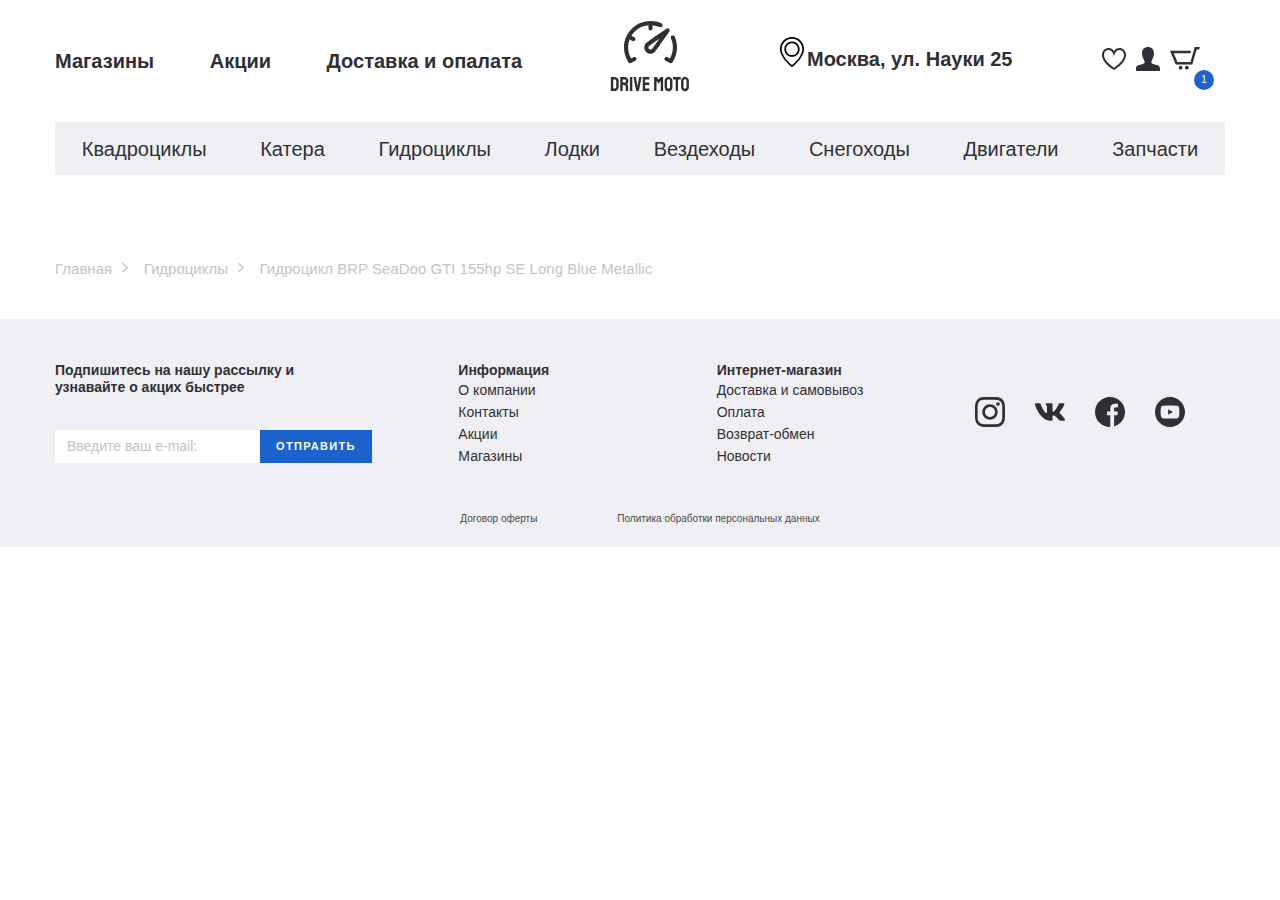
<file: product-page.html>
<!DOCTYPE html>
<html lang="ru">
<head>
  <meta charset="UTF-8">
  <meta name="viewport" content="width=device-width, initial-scale=1.0">
  <meta http-equiv="X-UA-Compatible" content="ie=edge">
  <title>Document</title>
  <link rel="preconnect" href="https://fonts.gstatic.com" crossorigin>
  <link href="https://fonts.googleapis.com/css2?family=Barlow:wght@400;700&family=Roboto+Condensed&display=swap" rel="stylesheet">
  <link rel="preconnect" href="https://fonts.googleapis.com">
  <link rel="stylesheet" href="css/jquery.formstyler.theme.css">
  <link rel="stylesheet" href="css/jquery.rateyo.min.css">
  <link rel="stylesheet" href="css/jquery.formstyler.css">
  <link rel="stylesheet" href="css/ion.rangeSlider.min.css">
  <link rel="stylesheet" href="css/normalize.css">
  <link rel="stylesheet" href="css/fonts.css">
  <link rel="stylesheet" href="css/slick.css">
  <link rel="stylesheet" href="css/style.css"></head>
<body>

  <header class="header">
    <div class="header__top">
      <div class="container">
        <div class="header__top-inner">
          <nav class="menu">
            <ul class="menu__list">
              <li class="menu__item">
                <a href="#" class="menu__link">
                  Магазины
                </a>
              </li>
              <li class="menu__item">
                <a href="#" class="menu__link">
                  Акции
                </a>
              </li>
              <li class="menu__item">
                <a href="#" class="menu__link">
                  Доставка и опалата
                </a>
              </li>
            </ul>
          </nav>
          <a class="logo" href="#">
            <img class="logo__img" src="images/logo.svg" alt="">
          </a>
          <div class="header__box">
            <p class="header__adress">
              Москва, ул. Науки 25
            </p>
            <ul class="user-list">
              <li class="user-list__item">
                <a class="use-list__link" href="#">
                  <img src="images/heart.svg" alt="">
                </a>
              </li>
              <li class="user-list__item">
                <a class="use-list__link" href="#">
                  <img src="images/user.svg" alt="">
                </a>
              </li>
              <li class="user-list__item">
                <a class="use-list__link basket" href="#">
                  <img src="images/basket.svg" alt="">
                  <p class="basket__num">1</p>
                </a>
              </li>
            </ul>
          </div>
        </div>
      </div>
    </div>
    <div class="header__bottom">
      <div class="container">
            <ul class="menu-catigories">
              <li class="menu-catigories__item">
                <a href="#" class="menu-catigories__link">Квадроциклы</a>
              </li>
              <li class="menu-catigories__item">
                <a href="#" class="menu-catigories__link">Катера</a>
              </li>
              <li class="menu-catigories__item">
                <a href="#" class="menu-catigories__link">Гидроциклы</a>
              </li>
              <li class="menu-catigories__item">
                <a href="#" class="menu-catigories__link">Лодки</a>
              </li>
              <li class="menu-catigories__item">
                <a href="#" class="menu-catigories__link">Вездеходы</a>
              </li>
              <li class="menu-catigories__item">
                <a href="#" class="menu-catigories__link">Снегоходы</a>
              </li>
              <li class="menu-catigories__item">
                <a href="#" class="menu-catigories__link">Двигатели</a>
              </li>
              <li class="menu-catigories__item">
                <a href="#" class="menu-catigories__link">Запчасти</a>
              </li>
            </ul>
      </div>
    </div>
  </header>

  <div class="breadcrumbs">
    <div class="container">
      <ul class="breadcrumbs__list">
        <li class="breadcrumbs__list-item">
          <a href="#">Главная</a>
        </li>
        <li class="breadcrumbs__list-item">
          <a href="#">Гидроциклы</a>
        </li>
        <li class="breadcrumbs__list-item">
          <span>Гидроцикл BRP SeaDoo GTI 155hp SE Long Blue Metallic</span>
        </li>
      </ul>
    </div>
  </div>

  

  <footer class="footer">
    <div class="container">
      <div class="footer__top">
        <div class="footer__top-inner">
          <div class="footer__top-item footer__top-newslatter">
            <h6 class="footer__top-title">
              Подпишитесь на нашу рассылку 
              и узнавайте о акцих быстрее
            </h6>
            <form  class="footer-form">
              <input class="footer-form__input" type="text" placeholder="Введите ваш e-mail:">
              <button class="footer-form__btn" type="submit">Отправить</button>
            </form>
          </div>
          <div class="footer__top-item">
            <h6 class="footer__top-title">
              Информация
            </h6>
            <ul class="footer-list">
              <li class="footer-list__item"><a href="#">О компании</a></li>
              <li class="footer-list__item"><a href="#">Контакты</a></li>
              <li class="footer-list__item"><a href="#">Акции</a></li>
              <li class="footer-list__item"><a href="#">Магазины</a></li>
            </ul>
          </div>
          <div class="footer__top-item">
            <h6 class="footer__top-title">
              Интернет-магазин
            </h6>
            <ul class="footer-list">
              <li class="footer-list__item"><a href="#">Доставка и самовывоз</a></li>
              <li class="footer-list__item"><a href="#">Оплата</a></li>
              <li class="footer-list__item"><a href="#">Возврат-обмен</a></li>
              <li class="footer-list__item"><a href="#">Новости</a></li>
            </ul>
          </div>
          <div class="footer__top-item footer__top-social">
            <ul class="social-list">
              <li class="social-list__item"><a href="#">
                <img src="images/instagram.svg" alt="">
              </a></li>
              <li class="social-list__item"><a href="#">
                <img src="images/vkontakte.svg" alt="">
              </a></li>
              <li class="social-list__item"><a href="#">
                <img src="images/facebook.svg" alt="">
              </a></li>
              <li class="social-list__item"><a href="#">
                <img src="images/youtube.svg" alt="">
              </a></li>
            </ul>
          </div>
        </div>
      </div>
      <div class="footer__bottom">
        <a class="footer__bottom-link" href="#">Договор оферты</a>
        <a class="footer__bottom-link" href="#">Политика обработки персональных данных</a>
      </div>
    </div>
  </footer>

  <script src="https://ajax.googleapis.com/ajax/libs/jquery/3.4.1/jquery.min.js"></script>
  <script src="js/slick.min.js"></script>
  <script src="js/ion.rangeSlider.min.js"></script>
  <script src="js/jquery.formstyler.min.js"></script>
  <script src="js/jquery.rateyo.min.js"></script>
  <script src="js/main.js"></script>
</body>
</html>


<!-- <div class="tabs-wrapper">
  <div class="tabs">
    <a class="tab tab--active" href="#"></a>
  </div>
  <div class="tabs-conteiner">
    <div class="tabs-content">

    </div>
  </div>
</div> -->
</file>
<file: css/fonts.css>
@font-face {
    font-family: 'SFProDisplay-Regular', sans-serif;
    src: url('../css/fonts/SFProDisplay-Regular.woff2') format('woff2'),
    url('../css/fonts/SFProDisplay-Regular.woff') format('woff');
    font-weight: 400;
    font-style: normal;
    font-display: swap;
}

@font-face {
    font-family: 'SFProDisplay-Medium', sans-serif;
    src: url('../css/fonts/SFProDisplay-Medium.woff2') format('woff2'),
    url('../css/fonts/SFProDisplay-Medium.woff') format('woff');
    font-weight: 500;
    font-style: normal;
    font-display: swap;
}

@font-face {
    font-family: 'SFProDisplay-Semibold', sans-serif;
    src: url('../css/fonts/SFProDisplay-Semibold.woff2') format('woff2'),
    url('../css/fonts/SFProDisplay-Semibold.woff ') format('woff');
    font-weight: 600;
    font-style: normal;
    font-display: swap;
}

@font-face {
    font-family: 'SFProDisplay-Bold', sans-serif;
    src: url('../css/fonts/SFProDisplay-Bold.woff2') format('woff2'),
    url('../css/fonts/SFProDisplay-Bold.woff') format('woff');
    font-weight: 700;
    font-style: normal;
    font-display: swap;
}
</file>
<file: css/style.css>
html {
    box-sizing: border-box;
}

*, *::before, *::after{
    box-sizing: inherit;
}

a {
    text-decoration: none;
    color: inherit;
    display: inline-block;
}

ul, li {
    margin: 0;
    padding: 0;
    list-style: none;
}

h1, h2, h3, h4, h5, h6 {
    margin: 0;
}

p {
    margin: 0;
}

body {
    color: #2F3035;
    font-family: 'SFProDisplay-Regular', sans-serif;
    font-size: 20px;
    line-height: 24px;
    font-weight: 400;
}

.container {
    max-width: 1200px;
    padding: 0 15px;
    margin: 0 auto;
}

.page-section{
    margin-bottom: 80px;
}

.header__top-inner{
    display: flex;
    justify-content: space-between;
    align-items: center;
    min-height: 122px;
    font-family: 'SFProDisplay-Bold', sans-serif;
    font-weight: 700;
}

.menu__item{
    display: inline-block;
}

.menu__item + .menu__item{
    padding-left: 50px;
}

.header__box{
    display: flex;
}

.header__adress{
    margin-right: 60px;
    width: 265px;
    padding-left: 30px;
    position: relative;
}

.header__adress::before{
    content: "";
    position: absolute;
    background-image: url('../images/adress-icon.svg');
    width: 30px;
    height: 30px;
    left: 0;
    top: -10px;
}

.user-list{
    margin-right: 15px;
    display: flex;
    align-items: center;
}

.user-list__item{
    padding-right: 10px;
}

.basket{
    position: relative;
}

.basket__num{
    position: absolute; 
    font-family: 'SFProDisplay-Medium', sans-serif;
    font-weight: 500;
    color: #fff;
    font-size: 10px;
    line-height: 20px;
    width: 20px;
    height: 20px;
    background-color: #1C62CD;
    border-radius: 50%;
    text-align: center;
    bottom: -15px;
    right: -14px;
}

.header__bottom{
    margin-bottom: 80px;
}

.menu-catigories{
    background-color: #F0F0F4;
    display: flex;
    justify-content: space-around;
    align-items: center;
    min-height: 53px;
}

.menu-catigories__link{
    transition: all .3s;
    font-weight: 400;
    padding: 15px 0 14px;
    position: relative;
}

.menu-catigories__link::before{
    content: "";
    position: absolute;
    width: 0;
    left: 0;
    background-color: #1C62CD;
    height: 3px;
    bottom: -2px;
    transition: all .3s;
    left: auto;
    right: 0;
}

.menu-catigories__link:hover{
    font-family: 'SFProDisplay-Semibold', sans-serif;
    font-weight: 600;
}

.menu-catigories__link:hover::before{
    width: 100%;
    right: auto;
    left: 0;
}

.banner-section__inner{
    display: flex;
    justify-content: space-between;
}

.banner-section__slider{
    max-width: 870px;
}

.banner-section__slider-btn, .product-slider__slider-btn{
    position: absolute;
    top: 50%;
    transform: translateY(-50%);
    background-color: transparent;
    border: none;
    margin: 0;
    padding: 0;
    z-index: 5;
    cursor: pointer;
}

.banner-section__slider-btnprev{
    left: 20px;
}

.banner-section__slider-btnnext{
    right: 20px;
}

.slick-dots{
    position: absolute;
    bottom: 40px;
    left: 0;
    right: 0;
    text-align: center;
}

.slick-dots li{
    display: inline-block;
    padding: 0 5px;
}

.slick-dots button{
    padding: 0;
    font-size: 0;
    margin: 0;
    width: 11px;
    height: 11px;
    border: 1px solid #fff;
    border-radius: 50%;
    background-color: transparent;
}

.slick-active li button{
    background-color: #fff;
}

.sale-item{
    height: 397px;
    max-width: 265px;
    text-align: center;
    border: 1px solid #CDCDCD;
    border-radius: 3px;
    display: flex;
    flex-direction: column;
    justify-content: space-between;
}

.sale-item__top{
    display: flex;
    justify-content: space-between;
    align-items: flex-start;
}

.sale-item__info{
    color: #fff;
    background-color: #1C62CD;
    padding: 8px 20px;
    text-transform: uppercase;
    font-size: 12px;
    line-height: 15px;
    letter-spacing: 0.1em;
}

.sale-item__price{
    text-align: right;
}

.price{
    font-family: 'Barlow', sans-serif;
    position: relative;
}

.sale-item__price-new{
    font-weight: 700;
    color: #1C62CD;
    font-size: 27px;
    line-height: 32px;
    margin-right: 6px;
    padding-right: 20px;
}

.sale-item__price-new::after{
    content: '';
    background-image: url(../images/icons-price.svg);
    position: absolute;
    right: 0;
    top: 8px;
    width: 15px;
    height: 18px;
}

.sale-item__price-old{
    font-weight: 400;
    font-size: 14px;
    line-height: 17px;
    color: #C4C4C4;
    margin-right: 15px;
    background-image: url(../images/old-line.svg);
    padding: 2px 5px;
    background-repeat: no-repeat;
    display: inline-block;
}

.sale-item__price-old::after{
    content:'';
    background-image: url(../images/icons-price-old.svg);
    position: absolute;
    right: -10px;
    top: 8px;
    width: 8px;
    height: 10px;
}

.sale-item__footer{
    background-color: #F0F0F4;
    padding: 25px 20px;
    font-size: 18px;
    line-height: 21px;
}

.sale-item__footer span{
    color: #1C62CD;
    display: block;
    font-family: 'Barlow', sans-serif;
    font-weight: 700;
}

.sale-item__title{
    font-size: 18px;
    line-height: 21px;
    font-family: 'SFProDisplay-Bold', sans-serif;
    font-weight: 700;
    margin-bottom: 7px;
}

.banner-section__slider-img{
    object-fit: cover;
    min-height: 400px;
}

.sale-item__img{
    /*Этого не должно быть, но оно ломает картинку */
    height: 125px; 
    object-fit: contain;
}

.search__tabs{
    margin-bottom: 25px;
}

.search__tabs-item{
    padding: 11px 26px 12px;
}

.search__tabs-item.tab--active{
    border-radius: 5px;
    background-color: #F0F0F4;
    font-weight: 700;
    font-family: 'SFProDisplay-Bold', sans-serif;
}

.tabs-content{
    display: none;
}

.tabs-content.tabs-content--active{
    display: block;
}

.search__content-form{
    display: flex;
}

.search__content-input{
    background: #F0F0F4;
    border-radius: 3px;
    padding: 5px 20px;
    border: none;
    line-height: 19px;
    font-size: 16px;
    width: 100%;
}

.search__content-input::placeholder{
    color: #656464;
}

.search__content-btn{
    font-weight: 700;
    font-size: 14px;
    line-height: 17px;
    letter-spacing: 0.12em;
    text-transform: uppercase;
    color: #fff;
    font-family: 'SFProDisplay-Bold', sans-serif;
    background: #1C62CD;
    border-radius: 3px;
    padding: 17px 41px;
    border: none;
    margin-left: -3px;
}

.categories__inner{
    display: flex;
    justify-content: space-between;
    flex-wrap: wrap;
}

.categories__item{
    margin-bottom: 30px; 
    border: 1px solid #CDCDCD;
    border-radius: 3px;
    width: 370px;
    display: flex;
    padding: 20px 20px 16px;
    justify-content: space-between;
    transition: all .3s;

}

.categories__item-info{
    width: 50%;
    display: flex;
    flex-direction: column;
    justify-content: space-between;
}

.categories__item-img{
    text-align: center;
    width: 50%;
}

.categories__item-img img{
    max-width: 100%;
}

.categories__item-title{
    font-weight: bold;
    font-size: 23px;
    line-height: 28px;
    font-family: 'Barlow', sans-serif;
    transition: all .3s;
}

.categories__item:hover{
    box-shadow: 3px 3px 20px 0px rgba(50, 50, 50, 0.25);
}

.categories__item:hover .categories__item-title{
    color: #1C62CD;
}

.categories__item-text{
    font-size: 14px;
    line-height: 17px;
    color: #C4C4C4;
}

.categories__item-text::after{
    content: url(../images/link-arrow.svg);
    padding-left: 2px;
}

.product-item__wrapper{
    position: relative;
    width: 271px;
    transition: all .3s;
}

.product-item__wrapper.product-item__wrapper--list{
    width: 100%;
}

.product-item{
    width: 100%;
    min-height: 400px;
    border: 1px solid #CDCDCD;
    border-radius: 3px;
    text-align: center;
    padding: 52px 20px 31px;
    transition: all .3s;
}

.product-item__title{
    font-weight: normal;
    padding: 14px 0 25px;
    font-size: 18px;
    line-height: 21px;
}

.product-item__favorite{
    position: absolute;
    top: 16px;
    right: 19px;
    width: 24px;
    height: 22px;
    background-color: transparent;
    border: none;
    outline: none;
    z-index: 5;
}

.product-item__favorite::before{
    content: '';
    position: absolute;
    background-image: url('../images/favorite.svg');
    width: 24px;
    height: 22px;
    top: 0;
    left: 0;
}

.product-item__favorite--active::before{
    background-image: url('../images/favorite-active.svg');
}

.product-item__price{
    font-weight: bold;
    line-height: 36px;
    font-size: 30px;
}

.product-item__basket{
    position: absolute;
    width: 60px;
    height: 40px;
    background: #1C62CD;
    border-radius: 10px 0px 0px 0px;
    border: none;
    bottom: 0;
    right: 0;
    padding-top: 7px;
    cursor: pointer;
    z-index: 10;
}

.product-item__hover-text{
    padding: 18px 21px;
    background-color: rgba(255, 255, 255, .9);
    box-shadow: 0px 0px 15px 0px rgba(0, 0, 0, 0.20);
    border-radius: 3px;
    display: inline-block;
    position: absolute;
    top: 30%;
    opacity: 0;
    transition: all .3s;
}

.product-item:hover .product-item__hover-text{
    opacity: 1;
    color: #2F3035;
}

.product-item:hover{
    box-shadow: 3px 3px 20px 0px rgba(50, 50, 50, 0.25);
    color: #1C62CD;
}

.product-item:hover .product-item__notify-text{
    color: #2F3035;
}

.product-item--sale::before{
    content: "SALE";
    padding: 8px 15px;
    background-color: #1C62CD;
    position: absolute;
    left: 0;
    top: 0;
    text-transform: uppercase;
    color: #fff;
    font-size: 12px;
    line-height: 14px;
    letter-spacing: 0.07em;
}

.product-item__wrapper.product-item__not-available .product-item__price{
    display: none;
}

.product-item__notify-text{
    display: none;
    font-size: 18px;
    line-height: 21px;
    font-weight: 700;
}

.product-item__wrapper.product-item__not-available .product-item__notify-text{
    display: block;
}

.product-item__wrapper.product-item__not-available .product-item__basket{
    display: none;
}

.product-item__notify-link{
    display: none;
}

.product-item__wrapper.product-item__not-available .product-item__title{
    padding-bottom: 13px;
}

.product-item__wrapper.product-item__not-available .product-item__notify-link{
    display: block;
    position: absolute;
    bottom: 20px;
    left: 0;
    right: 0;
    font-size: 16px;
    line-height: 19px;
    text-align: center;
    color: #1C62CD;
}

.product-item__wrapper.product-item__not-available .product-item__notify-link span{
    border-bottom: 1px solid #1C62CD;
    text-align: center;
}

.product__title{
    font-weight: bold;
    font-size: 25px;
    line-height: 30px;
    font-family: 'Barlow', sans-serif;
    margin-bottom: 25px;
}

.products__tab + .products__tab{
    margin-left: 50px;
}

.products__tabs{
    margin-bottom: 25px;
}

.products__tab{
    padding-bottom: 10px;
}

.products__tab.tab--active{
    border-bottom: 2px solid #1C62CD;
}

.product-slider__slider-btnprev{
    left: -40px;
}

.product-slider__slider-btnnext{
    right: -40px;
}

.slick-slide img{
    display: inline;
}

.products{
    margin-bottom: 80px;
}

.product__more{
    text-align: center;
    margin: 35px 0 0;
}

.product__more-link{
    line-height: 18px;
    letter-spacing: 0.12em;
    font-size: 15px;
    text-transform: uppercase;
    background: #F0F0F4;
    padding: 16px 43px;
}

.banner{
    margin-bottom: 80px;
}

.footer{
    background: #F0F0F4;
}

.footer__bottom{
    padding: 46px 0 22px;
    display: flex;
    justify-content: center;
}

.footer__bottom-link{
    line-height: 12px;
    color: #48494D;
    font-size: 10px;
    margin: 0 40px;
}

.footer__top{
    padding-top: 43px;
}

.footer__top-inner{
    display: flex;
    justify-content: space-between;
}

.footer__top-newslatter.footer__top-item{
    width: 295px;
    margin-right: 50px;
}

.footer__top-title{
    font-weight: bold;
    font-size: 14px;
    line-height: 17px;
}

.footer-form{
    margin-top: 34px;
    display: flex;
    justify-content: space-between;
}

.footer-form__input{
    background-color: #fff;
    border: none;
    line-height: 17px;
    font-size: 14px;
    padding: 0 12px;
}

.footer-form__input::placeholder{
    color: #C4C4C4;
}

.footer-form__btn{
    text-transform: uppercase;
    padding: 10px 16px;
    border: none;
    background-color: #1C62CD;
    color: #fff;
    font-weight: 600;
    font-size: 11px;
    line-height: 13px;
    letter-spacing: 0.12em;
    font-family: 'SFProDisplay-Semibold', sans-serif;
}

.footer__top-item{
    width: 200px;
}

.footer-list{
    font-size: 14px;
    line-height: 22px;
}

.footer__top-social.footer__top-item{
    width: 250px;
}

.social-list{
    display: flex;
    align-items: center;
    height: 100%;
}

.social-list__item + .social-list__item{
    margin-left: 30px;
}

.breadcrumbs{
    margin-bottom: 40px;
}

.breadcrumbs__list-item{
    display: inline-block;
    padding-right: 16px;
    margin-right: 10px;
    position: relative;
    line-height: 18px;
    font-size: 15px;
    color: #C4C4C4;
}

.breadcrumbs__list-item::after{
    content: "";
    position: absolute;
    right: 0;
    background-image: url('../images/link-arrow.svg');
    width: 6px;
    height: 9px;
    bottom: 6px;
}

.breadcrumbs__list-item:last-child::after{
    display: none;
}

.catalog{
    margin-bottom: 100px;
}

.catalog__title{
    font-weight: bold;
    font-family: 'SFProDisplay-Bold', sans-serif;
    font-size: 30px;
    line-height: 36px;
    margin-bottom: 26px;
}

.catalog__filter{
    display: flex;
    justify-content: space-between;
    margin-bottom: 50px;
}

.catalog__filter-items button{
    font-size: 14px;
    line-height: 17px;
    opacity: 0.7;
    background: #F0F0F4;
    border-radius: 3px;
    border: none;
    padding: 5px 22px;
    cursor: pointer;
}

.catalog__filter-items button + button{
    margin-left: 8px;
}

.catalog__filter-btn{
    display: flex;
    align-items: center;
}

.catalog__filter-btn button{
    background-color: transparent;
    border: none;
    cursor: pointer;
    margin: 0;
    padding: 0;
}

.catalog__filter-btn button + button{
    margin-left: 10px;
}

button.catalog__filter-btngrid{
    width: 26px;
    height: 21px;
}

button.catalog__filter-btnline{
    width: 25px;
    height: 19px;
}

.catalog__filter-button{
    opacity: 0.3;
    outline: none;
}

.catalog__filter-button--active{
    opacity: 1;
}

.select-item{
    border: 1px solid #D7D9DF;
    font-size: 14px;
    line-height: 17px;
    margin-right: 34px;
    padding: 7px 10px 7px 20px;
}

.catalog__inner{
    display: flex;

}

.catalog__inner-aside{
    min-width: 290px;
    margin-right: 10px;
}

.catalog__inner-list{
    display: flex;
    justify-content: space-between;
    flex-wrap : wrap;
}

.catalog__inner-list .product-item__wrapper{
    margin-bottom: 30px;
}

.product-item__img{
    max-width: 100%;
}

.pagination{
    width: 100%;
    margin-top: 70px;
}

.pagination-list{
    display: flex;
    justify-content: center;  
}

.pagination-list__item{
    padding: 6px 12px;
    border: 2px solid transparent;
    margin: 0 4px;
    font-size: 18px;
    line-height: 22px;
    color: #C4C4C4;
}

.pagination-list__item.active{
    border: 2px solid #1C62CD;
    color: #1C62CD;
}

.pagination-list__item a{
    display: block;
}

.aside-filter__tabs{
    display: flex;
    justify-content: space-between;
}

.aside-filter__tab{
    font-weight: 400;
    font-size: 16px;
    line-height: 19px;
    letter-spacing: 0.09em;
    text-transform: uppercase;
    color: #C4C4C4;
    width: 50%;
}

.aside-filter__tab.tab--active{
    color: #2F3035;
    font-family: 'SFProDisplay-Bold', sans-serif;
    font-weight: bold;
}

.aside-filter__tab.tab--active span{
    display: inline-block;
    border-bottom: 2px solid #1C62CD;
    padding-bottom: 7px;
}

.aside-filter__item-drop{
    margin: 40px 0;
}

.aside-filter__item-title{
    font-family: 'SFProDisplay-Semibold', sans-serif;
    font-weight: 600;
    font-size: 16px;
    line-height: 19px;
    padding-left: 26px;
}

.filter__item-drop{
    position: relative;
    cursor: pointer;
}

.filter__item-drop::before{
    content: "";
    background-image: url('../images/arrow-down.svg');
    position: absolute;
    left: 0;
    bottom: 5px;
    width: 12px;
    height: 8px;
    transform: rotate(0deg);
}

.filter__item-drop--active::before{
    transform: rotate(180deg);
}

.aside-filter__content{
    display: flex;
    flex-wrap: wrap;
    margin-top: 10px;
}

.aside-filter__content-box{
    width: 50%;
    margin-bottom: 10px;
}

.aside-filter__content-lable{
    font-size: 14px;
    cursor: pointer;
    line-height: 17px;
}

.jq-checkbox, .jq-radio{
    background: #fff;
    width: 14px;
    height: 14px;
    border: 1px solid #C4C4C4;
    border-radius: 1px;
    box-shadow: none;
    vertical-align: -1px;
    margin: 0 8px 0 0;
}

.jq-checkbox.checked, .jq-radio.checked{
    background: #1C62CD;
    border: none;
}

.jq-checkbox.checked .jq-checkbox__div{
    width: 8px;
    height: 6px;
    margin: 4px 0 0 3px;
    border-bottom: none;
    border-left: none;
    transform: rotate(0);
    background-image: url(../images/checked-icon.svg);
}

.jq-radio.checked .jq-radio__div {
    width: 0;
    height: 0;
    margin: 0;
    border-radius: 0;
    background: transparent;
    box-shadow: none;
}

.aside-filter__content.aside-filter__content-radio{
    flex-wrap: nowrap;
}

.irs--flat{
    width: 100%;
    margin-top: -15px;
}

.irs--flat .irs-from, .irs--flat .irs-to, .irs--flat .irs-single{
    display: none;
}

.irs--flat .irs-min, .irs--flat .irs-max{
    top: 55px;
    padding: 0;
    line-height: 17px;
    text-decoration: underline;
    font-size: 14px;
    color: #2F3035;
    font-family: 'Barlow', sans-serif;
    text-shadow: none;
    background-color: transparent;
    border-radius: 0;
    visibility: visible !important;
    padding-left: 27px;
}

.irs-min::before,
.irs-max::before{
    position: absolute;
    font-size: 14px;
    line-height: 17px;
    text-decoration: none;
    color: #C4C4C4;
    left: 0;
}

.irs-min::before{
    content: 'от';
}

.irs-max::before{
    content: 'до';
}

.irs--flat .irs-line {
    top: 25px;
    height: 1px;
    background-color: #E0E0E0;
    border-radius: 0px;
}

.irs--flat .irs-bar {
    top: 25px;
    height: 3px;
    background-color: #1C62CD;
}

.irs--flat .irs-handle {
    top: 22px;
    width: 8px;
    height: 8px;
    background-color: #1C62CD;
    border-radius: 50%;
}

.irs--flat .irs-handle>i:first-child, .irs--flat .irs-handle.state_hover>i:first-child, .irs--flat .irs-handle:hover>i:first-child{
    background: transparent;
}

.aside-filter__item-list{
    margin: 46px 0 40px;
}

.filter__item-list{
    padding-top: 34px;
    border-bottom: 2px solid #C4C4C4;
    display: flex;
    justify-content: space-between;  
}

.filter__item-listtitle{
    font-family: 'SFProDisplay-Semibold', sans-serif;
    padding-bottom: 14px;
    font-weight: 600;
    font-size: 16px;
    line-height: 19px;
    padding-left: 26px;
}

.filter__item-listselect{
    font-size: 14px;
    line-height: 17px;
    color: #48494D;
    font-family: 'Barlow', sans-serif;
}

.jq-selectbox__select {
    font-size: 14px;
    line-height: 17px;
    color: #48494D;
    font-family: 'Barlow', sans-serif;

    height: 20px;
    padding: 0 25px 0 10px;
    border-radius: 0;
    background: transparent;
    box-shadow: none;
    border: none;
    text-shadow: none;
}

.jq-selectbox__trigger-arrow {
    position: absolute;
    top: 14px;
    right: 12px;
    width: 0;
    height: 0;
    border: none;
}

.jq-selectbox__trigger {
    background-image: url(../images/arrow-down.svg);
    bottom: 5px;
    width: 12px;
    height: 8px;
    border-left: none;
    top: 6px;
    right: 9px;
}

.jq-selectbox__select:hover,
.jq-selectbox__select:active {
    background: transparent;
    box-shadow: none;
}

.jq-selectbox.focused .jq-selectbox__select{
    border: none;
}

.jq-selectbox li:hover{
    background: rgba(107, 126, 172, 0.05);
    color: rgba(0, 0, 0, 0.6);
}

.jq-selectbox li.selected{
    background: rgba(107, 126, 172, 0.05);
    color: rgba(0, 0, 0, 0.6);
}

.jq-selectbox li{
    color: rgba(0, 0, 0, 0.6);
}

.jq-selectbox__dropdown{
    border-radius: 0;
    padding-top: 15px;
}

.filter-more{
    width: 100%;
}

.filter-more__btn{
    line-height: 17px;
    font-size: 14px;
    color: #1C62CD;
    border: none;
    border-bottom: 1px solid #1C62CD;
    background-color: transparent;
    padding: 0;
}

.filter-search{
    width: 100%;
    border: 1px solid #E0E0E0;
    height: 30px;
    padding: 0 20px; 
    font-size: 12px;
    line-height: 14px;
    margin-bottom: 20px;
}

.filter-search::placeholder{
    color: #BDBEC2;
}

.btn-checked{
    flex-wrap: nowrap;
    justify-content: space-between;
}

.btn-checked .aside-filter__content-box{
    width: auto;
}

.btn-checked .aside-filter__content-lable{
    position: relative;
    /* background: #F0F0F4; */
    height: 25px;
    width: 63px;
    font-size: 12px;
    line-height: 14px;
    letter-spacing: 0.07em;
    font-weight: bold;
    color: #C4C4C4;

}

.btn-checked .jq-checkbox{
    height: 25px;
    width: 63px;
    background: #F0F0F4;
    border: none;
}

.btn-checked .jq-checkbox.checked{
    background: #1C62CD;
    color: #fff;
}

.btn-checked .jq-checkbox.checked ~ .btn-cheched__text{
    color: #fff;
}

.btn-checked .jq-checkbox.checked .jq-checkbox__div{
    display: none;
}

.btn-cheched__text{
    position: absolute;
    top: -7px;
    left: 50%;
    transform: translateX(-57%);
    z-index: 5;
}

.filter-btn__send{
    background: #F0F0F4;
    padding: 16px 85px;
    text-transform: uppercase;
    font-size: 15px;
    line-height: 18px;
    letter-spacing: 0.12em;
    color: #BDBEC2;
    border: none;
    cursor: pointer;
    margin-bottom: 15px;
}

.filter-btn__send--active{
    background-color: #1C62CD;
    color: #fff;
}

.aside-filter__item-btn{
    text-align: center;
}

.filter__extra{
    font-size: 13px;
    line-height: 16px;
    position: relative;
    padding-right: 29px;
    display: inline-block;
    margin-bottom: 15px;
}

.filter__extra::after{
    content: '';
    position: absolute;
    right: 0;
    background-image: url(../images/arrow-down.svg);
    width: 12px;
    height: 8px;
    top: 4px;
}

.filter__extra-content{
    display: none;
}

.filter__extra.filter__item-drop--active::after{
    transform: rotate(180deg);
}

.filter-btn__reset{
    background-color: transparent;
    padding: 0;
    border: none;
    line-height: 16px;
    display: inline-block;
    border-bottom: 1px solid #C4C4C4;
    font-size: 13px;
}
</file>
<file: css/ion.rangeSlider.min.css>
/*!Ion.RangeSlider, 2.3.1, © Denis Ineshin, 2010 - 2019, IonDen.com, Build date: 2019-12-19 16:51:02*/.irs{position:relative;display:block;-webkit-touch-callout:none;-webkit-user-select:none;-khtml-user-select:none;-moz-user-select:none;-ms-user-select:none;user-select:none;font-size:12px;font-family:Arial,sans-serif}.irs-line{position:relative;display:block;overflow:hidden;outline:none !important}.irs-bar{position:absolute;display:block;left:0;width:0}.irs-shadow{position:absolute;display:none;left:0;width:0}.irs-handle{position:absolute;display:block;box-sizing:border-box;cursor:default;z-index:1}.irs-handle.type_last{z-index:2}.irs-min,.irs-max{position:absolute;display:block;cursor:default}.irs-min{left:0}.irs-max{right:0}.irs-from,.irs-to,.irs-single{position:absolute;display:block;top:0;left:0;cursor:default;white-space:nowrap}.irs-grid{position:absolute;display:none;bottom:0;left:0;width:100%;height:20px}.irs-with-grid .irs-grid{display:block}.irs-grid-pol{position:absolute;top:0;left:0;width:1px;height:8px;background:#000}.irs-grid-pol.small{height:4px}.irs-grid-text{position:absolute;bottom:0;left:0;white-space:nowrap;text-align:center;font-size:9px;line-height:9px;padding:0 3px;color:#000}.irs-disable-mask{position:absolute;display:block;top:0;left:-1%;width:102%;height:100%;cursor:default;background:rgba(0,0,0,0);z-index:2}.lt-ie9 .irs-disable-mask{background:#000;filter:alpha(opacity=0);cursor:not-allowed}.irs-disabled{opacity:.4}.irs-hidden-input{position:absolute !important;display:block !important;top:0 !important;left:0 !important;width:0 !important;height:0 !important;font-size:0 !important;line-height:0 !important;padding:0 !important;margin:0 !important;overflow:hidden;outline:none !important;z-index:-9999 !important;background:none !important;border-style:solid !important;border-color:transparent !important}.irs--flat{height:40px}.irs--flat.irs-with-grid{height:60px}.irs--flat .irs-line{top:25px;height:12px;background-color:#e1e4e9;border-radius:4px}.irs--flat .irs-bar{top:25px;height:12px;background-color:#ed5565}.irs--flat .irs-bar--single{border-radius:4px 0 0 4px}.irs--flat .irs-shadow{height:1px;bottom:16px;background-color:#e1e4e9}.irs--flat .irs-handle{top:22px;width:16px;height:18px;background-color:transparent}.irs--flat .irs-handle>i:first-child{position:absolute;display:block;top:0;left:50%;width:2px;height:100%;margin-left:-1px;background-color:#da4453}.irs--flat .irs-handle.state_hover>i:first-child,.irs--flat .irs-handle:hover>i:first-child{background-color:#a43540}.irs--flat .irs-min,.irs--flat .irs-max{top:0;padding:1px 3px;color:#999;font-size:10px;line-height:1.333;text-shadow:none;background-color:#e1e4e9;border-radius:4px}.irs--flat .irs-from,.irs--flat .irs-to,.irs--flat .irs-single{color:white;font-size:10px;line-height:1.333;text-shadow:none;padding:1px 5px;background-color:#ed5565;border-radius:4px}.irs--flat .irs-from:before,.irs--flat .irs-to:before,.irs--flat .irs-single:before{position:absolute;display:block;content:"";bottom:-6px;left:50%;width:0;height:0;margin-left:-3px;overflow:hidden;border:3px solid transparent;border-top-color:#ed5565}.irs--flat .irs-grid-pol{background-color:#e1e4e9}.irs--flat .irs-grid-text{color:#999}.irs--big{height:55px}.irs--big.irs-with-grid{height:70px}.irs--big .irs-line{top:33px;height:12px;background-color:white;background:linear-gradient(to bottom, #ddd -50%, white 150%);border:1px solid #ccc;border-radius:12px}.irs--big .irs-bar{top:33px;height:12px;background-color:#92bce0;border:1px solid #428bca;background:linear-gradient(to bottom, #ffffff 0%, #428bca 30%, #b9d4ec 100%);box-shadow:inset 0 0 1px 1px rgba(255,255,255,0.5)}.irs--big .irs-bar--single{border-radius:12px 0 0 12px}.irs--big .irs-shadow{height:1px;bottom:16px;background-color:rgba(66,139,202,0.5)}.irs--big .irs-handle{top:25px;width:30px;height:30px;border:1px solid rgba(0,0,0,0.3);background-color:#cbcfd5;background:linear-gradient(to bottom, white 0%, #B4B9BE 30%, white 100%);box-shadow:1px 1px 2px rgba(0,0,0,0.2),inset 0 0 3px 1px white;border-radius:30px}.irs--big .irs-handle.state_hover,.irs--big .irs-handle:hover{border-color:rgba(0,0,0,0.45);background-color:#939ba7;background:linear-gradient(to bottom, white 0%, #919BA5 30%, white 100%)}.irs--big .irs-min,.irs--big .irs-max{top:0;padding:1px 5px;color:white;text-shadow:none;background-color:#9f9f9f;border-radius:3px}.irs--big .irs-from,.irs--big .irs-to,.irs--big .irs-single{color:white;text-shadow:none;padding:1px 5px;background-color:#428bca;background:linear-gradient(to bottom, #428bca 0%, #3071a9 100%);border-radius:3px}.irs--big .irs-grid-pol{background-color:#428bca}.irs--big .irs-grid-text{color:#428bca}.irs--modern{height:55px}.irs--modern.irs-with-grid{height:55px}.irs--modern .irs-line{top:25px;height:5px;background-color:#d1d6e0;background:linear-gradient(to bottom, #e0e4ea 0%, #d1d6e0 100%);border:1px solid #a3adc1;border-bottom-width:0;border-radius:5px}.irs--modern .irs-bar{top:25px;height:5px;background:#20b426;background:linear-gradient(to bottom, #20b426 0%, #18891d 100%)}.irs--modern .irs-bar--single{border-radius:5px 0 0 5px}.irs--modern .irs-shadow{height:1px;bottom:21px;background-color:rgba(209,214,224,0.5)}.irs--modern .irs-handle{top:37px;width:12px;height:13px;border:1px solid #a3adc1;border-top-width:0;box-shadow:1px 1px 1px rgba(0,0,0,0.1);border-radius:0 0 3px 3px}.irs--modern .irs-handle>i:nth-child(1){position:absolute;display:block;top:-4px;left:1px;width:6px;height:6px;border:1px solid #a3adc1;background:white;transform:rotate(45deg)}.irs--modern .irs-handle>i:nth-child(2){position:absolute;display:block;box-sizing:border-box;top:0;left:0;width:10px;height:12px;background:#e9e6e6;background:linear-gradient(to bottom, white 0%, #e9e6e6 100%);border-radius:0 0 3px 3px}.irs--modern .irs-handle>i:nth-child(3){position:absolute;display:block;box-sizing:border-box;top:3px;left:3px;width:4px;height:5px;border-left:1px solid #a3adc1;border-right:1px solid #a3adc1}.irs--modern .irs-handle.state_hover,.irs--modern .irs-handle:hover{border-color:#7685a2;background:#c3c7cd;background:linear-gradient(to bottom, #ffffff 0%, #919ba5 30%, #ffffff 100%)}.irs--modern .irs-handle.state_hover>i:nth-child(1),.irs--modern .irs-handle:hover>i:nth-child(1){border-color:#7685a2}.irs--modern .irs-handle.state_hover>i:nth-child(3),.irs--modern .irs-handle:hover>i:nth-child(3){border-color:#48536a}.irs--modern .irs-min,.irs--modern .irs-max{top:0;font-size:10px;line-height:1.333;text-shadow:none;padding:1px 5px;color:white;background-color:#d1d6e0;border-radius:5px}.irs--modern .irs-from,.irs--modern .irs-to,.irs--modern .irs-single{font-size:10px;line-height:1.333;text-shadow:none;padding:1px 5px;background-color:#20b426;color:white;border-radius:5px}.irs--modern .irs-from:before,.irs--modern .irs-to:before,.irs--modern .irs-single:before{position:absolute;display:block;content:"";bottom:-6px;left:50%;width:0;height:0;margin-left:-3px;overflow:hidden;border:3px solid transparent;border-top-color:#20b426}.irs--modern .irs-grid{height:25px}.irs--modern .irs-grid-pol{background-color:#dedede}.irs--modern .irs-grid-text{color:silver;font-size:13px}.irs--sharp{height:50px;font-size:12px;line-height:1}.irs--sharp.irs-with-grid{height:57px}.irs--sharp .irs-line{top:30px;height:2px;background-color:black;border-radius:2px}.irs--sharp .irs-bar{top:30px;height:2px;background-color:#ee22fa}.irs--sharp .irs-bar--single{border-radius:2px 0 0 2px}.irs--sharp .irs-shadow{height:1px;bottom:21px;background-color:rgba(0,0,0,0.5)}.irs--sharp .irs-handle{top:25px;width:10px;height:10px;background-color:#a804b2}.irs--sharp .irs-handle>i:first-child{position:absolute;display:block;top:100%;left:0;width:0;height:0;border:5px solid transparent;border-top-color:#a804b2}.irs--sharp .irs-handle.state_hover,.irs--sharp .irs-handle:hover{background-color:black}.irs--sharp .irs-handle.state_hover>i:first-child,.irs--sharp .irs-handle:hover>i:first-child{border-top-color:black}.irs--sharp .irs-min,.irs--sharp .irs-max{color:white;font-size:14px;line-height:1;top:0;padding:3px 4px;opacity:.4;background-color:#a804b2;border-radius:2px}.irs--sharp .irs-from,.irs--sharp .irs-to,.irs--sharp .irs-single{font-size:14px;line-height:1;text-shadow:none;padding:3px 4px;background-color:#a804b2;color:white;border-radius:2px}.irs--sharp .irs-from:before,.irs--sharp .irs-to:before,.irs--sharp .irs-single:before{position:absolute;display:block;content:"";bottom:-6px;left:50%;width:0;height:0;margin-left:-3px;overflow:hidden;border:3px solid transparent;border-top-color:#a804b2}.irs--sharp .irs-grid{height:25px}.irs--sharp .irs-grid-pol{background-color:#dedede}.irs--sharp .irs-grid-text{color:silver;font-size:13px}.irs--round{height:50px}.irs--round.irs-with-grid{height:65px}.irs--round .irs-line{top:36px;height:4px;background-color:#dee4ec;border-radius:4px}.irs--round .irs-bar{top:36px;height:4px;background-color:#006cfa}.irs--round .irs-bar--single{border-radius:4px 0 0 4px}.irs--round .irs-shadow{height:4px;bottom:21px;background-color:rgba(222,228,236,0.5)}.irs--round .irs-handle{top:26px;width:24px;height:24px;border:4px solid #006cfa;background-color:white;border-radius:24px;box-shadow:0 1px 3px rgba(0,0,255,0.3)}.irs--round .irs-handle.state_hover,.irs--round .irs-handle:hover{background-color:#f0f6ff}.irs--round .irs-min,.irs--round .irs-max{color:#333;font-size:14px;line-height:1;top:0;padding:3px 5px;background-color:rgba(0,0,0,0.1);border-radius:4px}.irs--round .irs-from,.irs--round .irs-to,.irs--round .irs-single{font-size:14px;line-height:1;text-shadow:none;padding:3px 5px;background-color:#006cfa;color:white;border-radius:4px}.irs--round .irs-from:before,.irs--round .irs-to:before,.irs--round .irs-single:before{position:absolute;display:block;content:"";bottom:-6px;left:50%;width:0;height:0;margin-left:-3px;overflow:hidden;border:3px solid transparent;border-top-color:#006cfa}.irs--round .irs-grid{height:25px}.irs--round .irs-grid-pol{background-color:#dedede}.irs--round .irs-grid-text{color:silver;font-size:13px}.irs--square{height:50px}.irs--square.irs-with-grid{height:60px}.irs--square .irs-line{top:31px;height:4px;background-color:#dedede}.irs--square .irs-bar{top:31px;height:4px;background-color:black}.irs--square .irs-shadow{height:2px;bottom:21px;background-color:#dedede}.irs--square .irs-handle{top:25px;width:16px;height:16px;border:3px solid black;background-color:white;-webkit-transform:rotate(45deg);-ms-transform:rotate(45deg);transform:rotate(45deg)}.irs--square .irs-handle.state_hover,.irs--square .irs-handle:hover{background-color:#f0f6ff}.irs--square .irs-min,.irs--square .irs-max{color:#333;font-size:14px;line-height:1;top:0;padding:3px 5px;background-color:rgba(0,0,0,0.1)}.irs--square .irs-from,.irs--square .irs-to,.irs--square .irs-single{font-size:14px;line-height:1;text-shadow:none;padding:3px 5px;background-color:black;color:white}.irs--square .irs-grid{height:25px}.irs--square .irs-grid-pol{background-color:#dedede}.irs--square .irs-grid-text{color:silver;font-size:11px}
</file>
